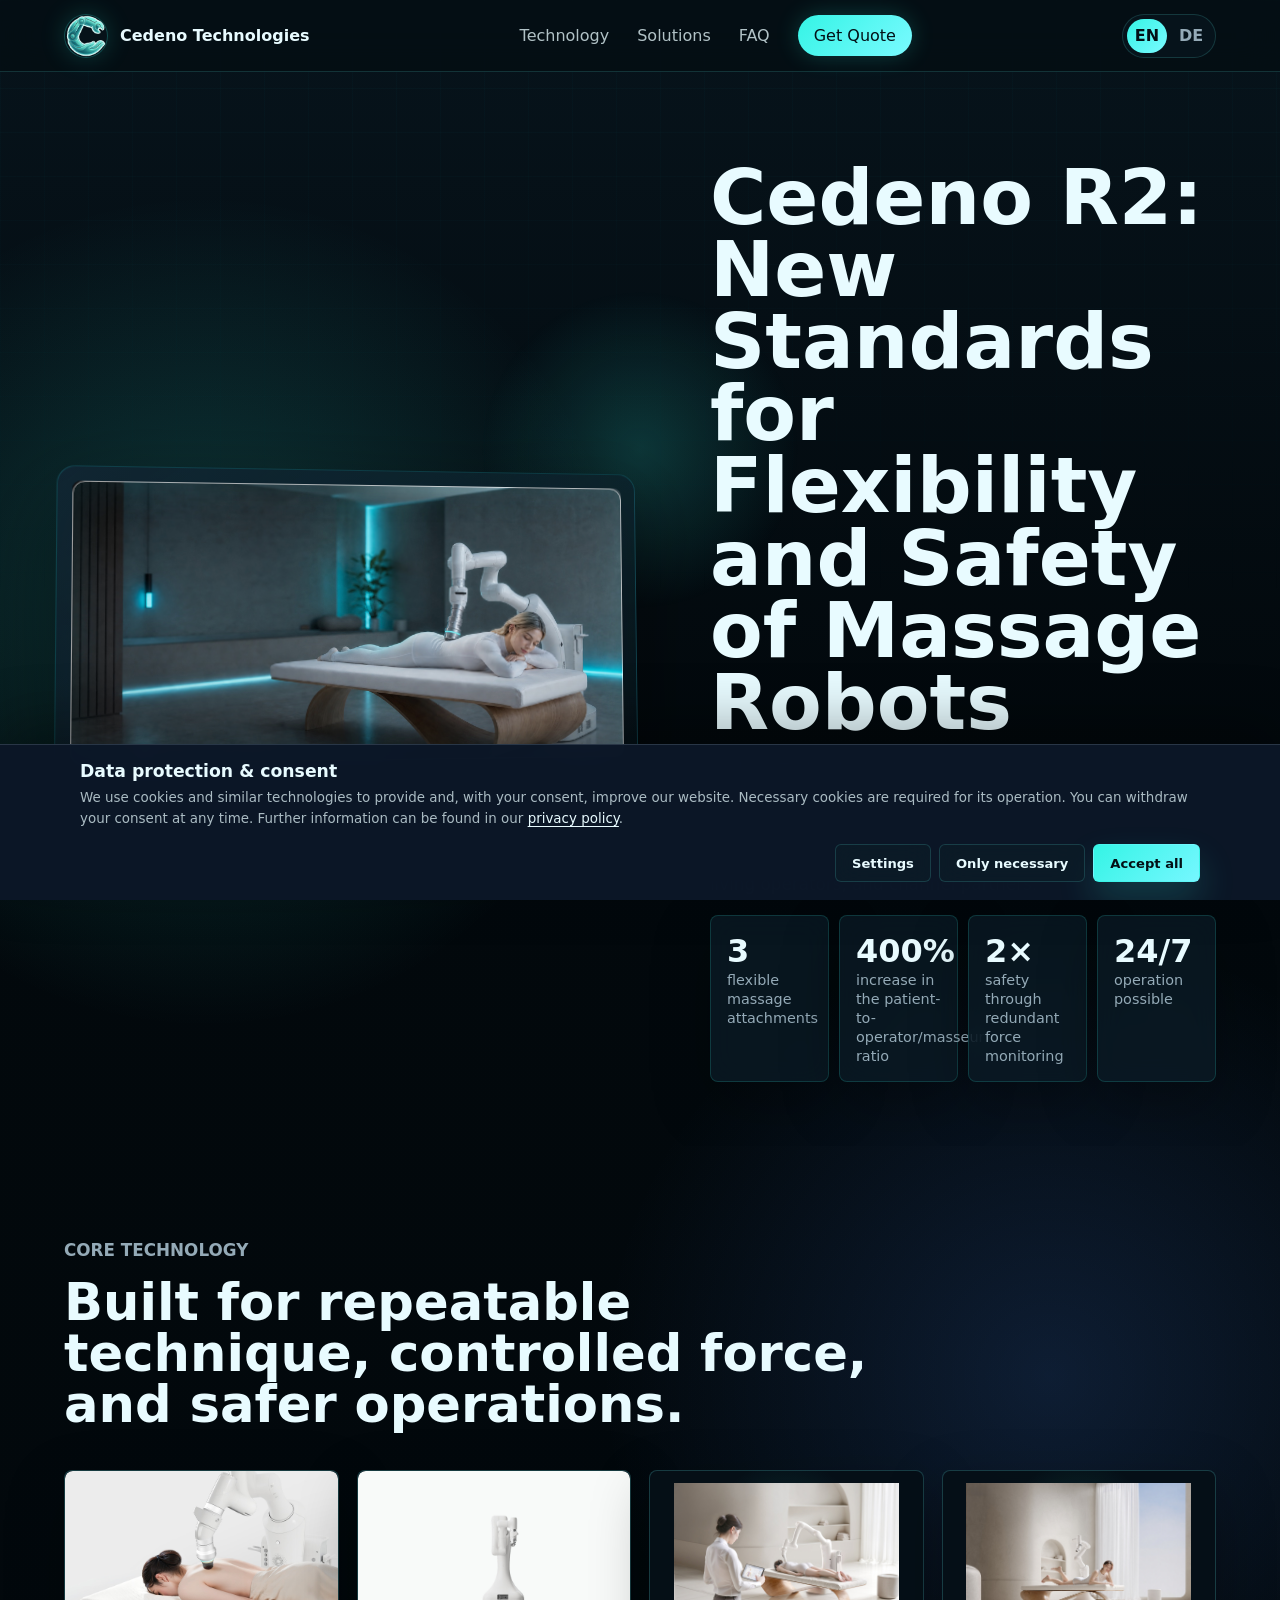
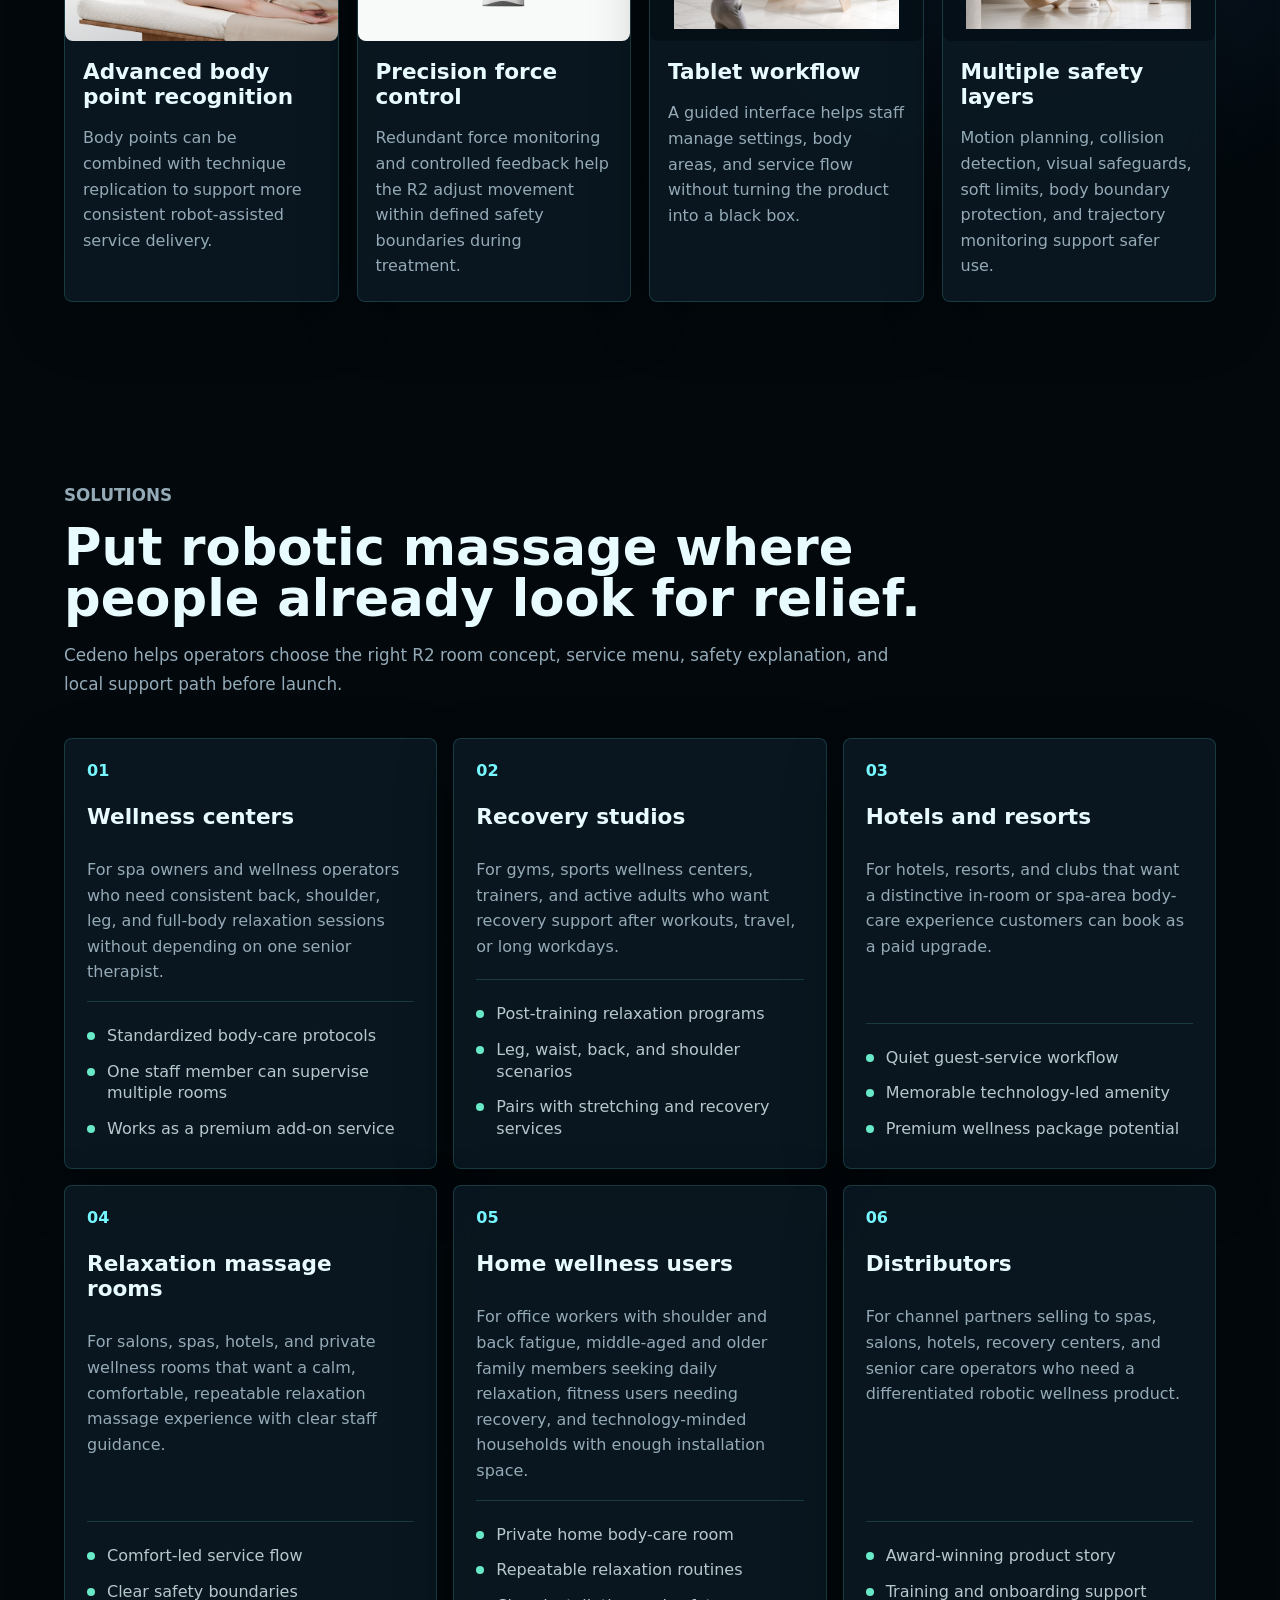
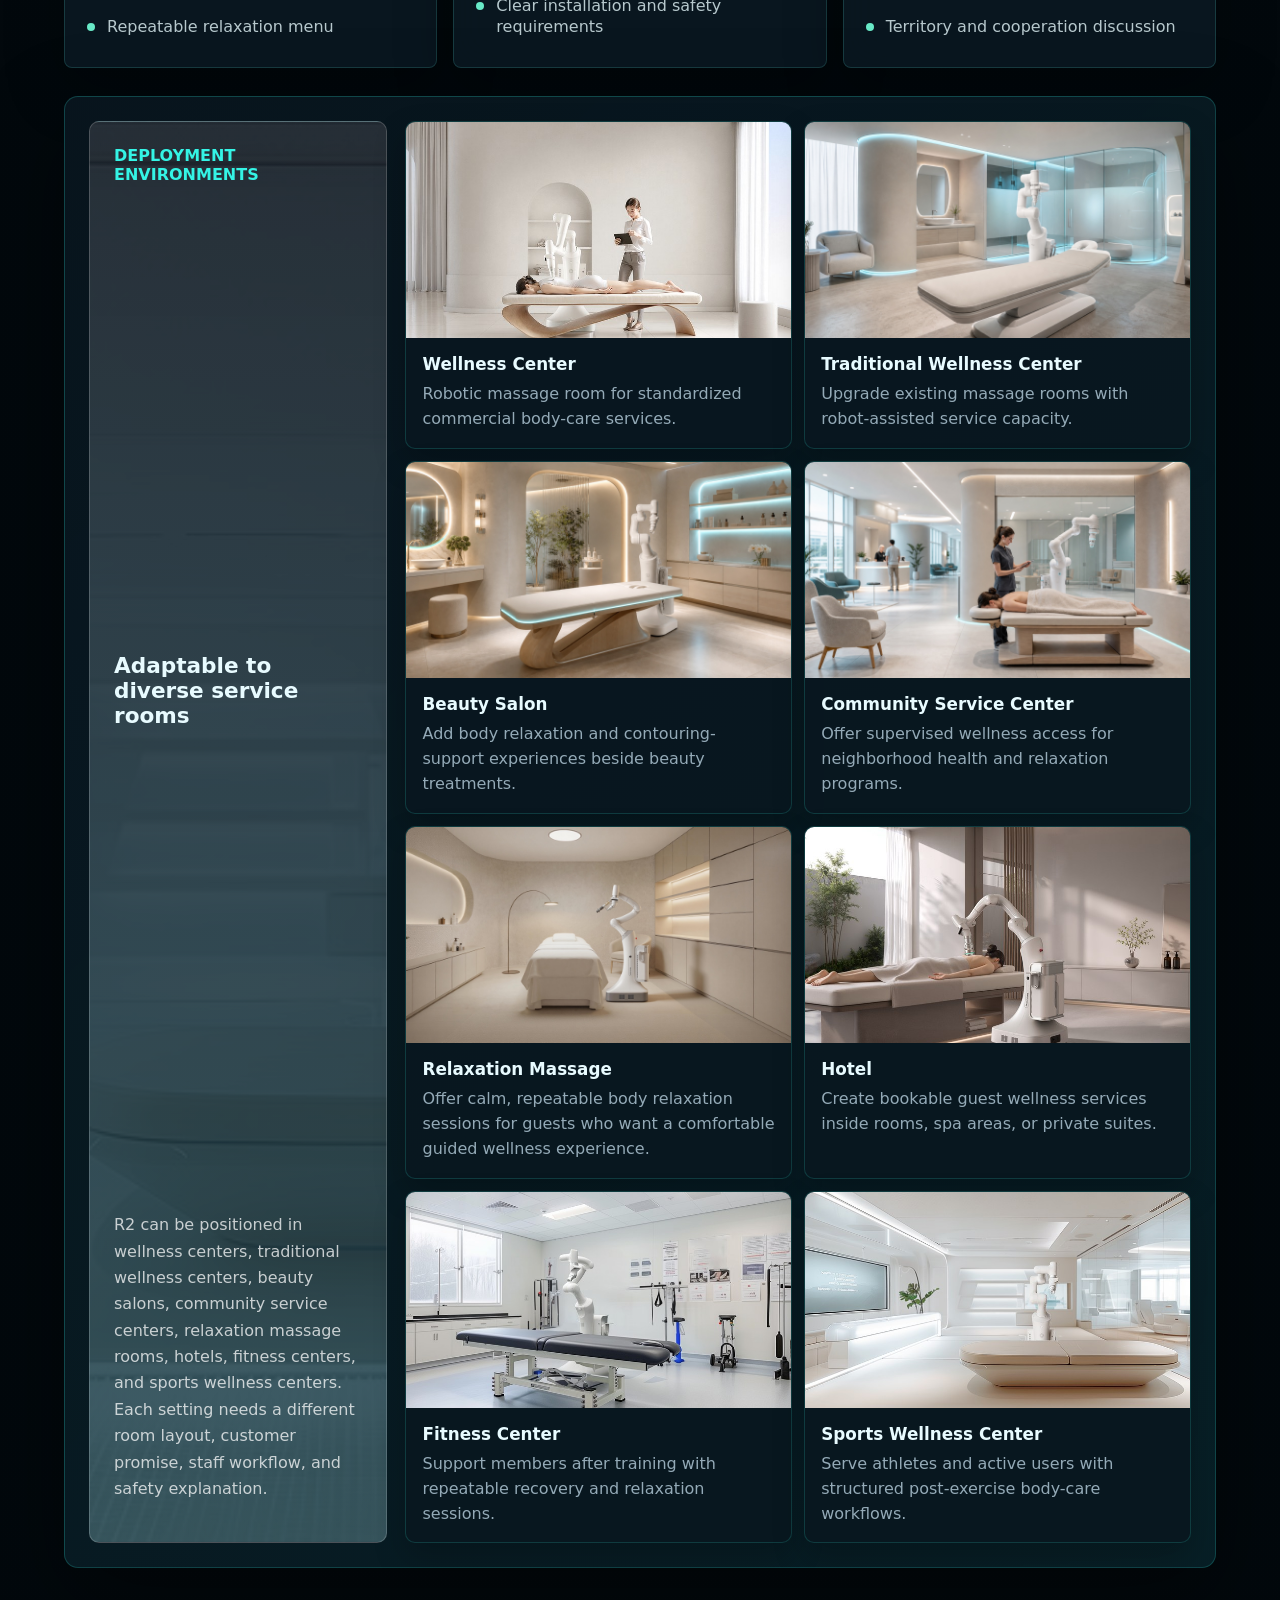
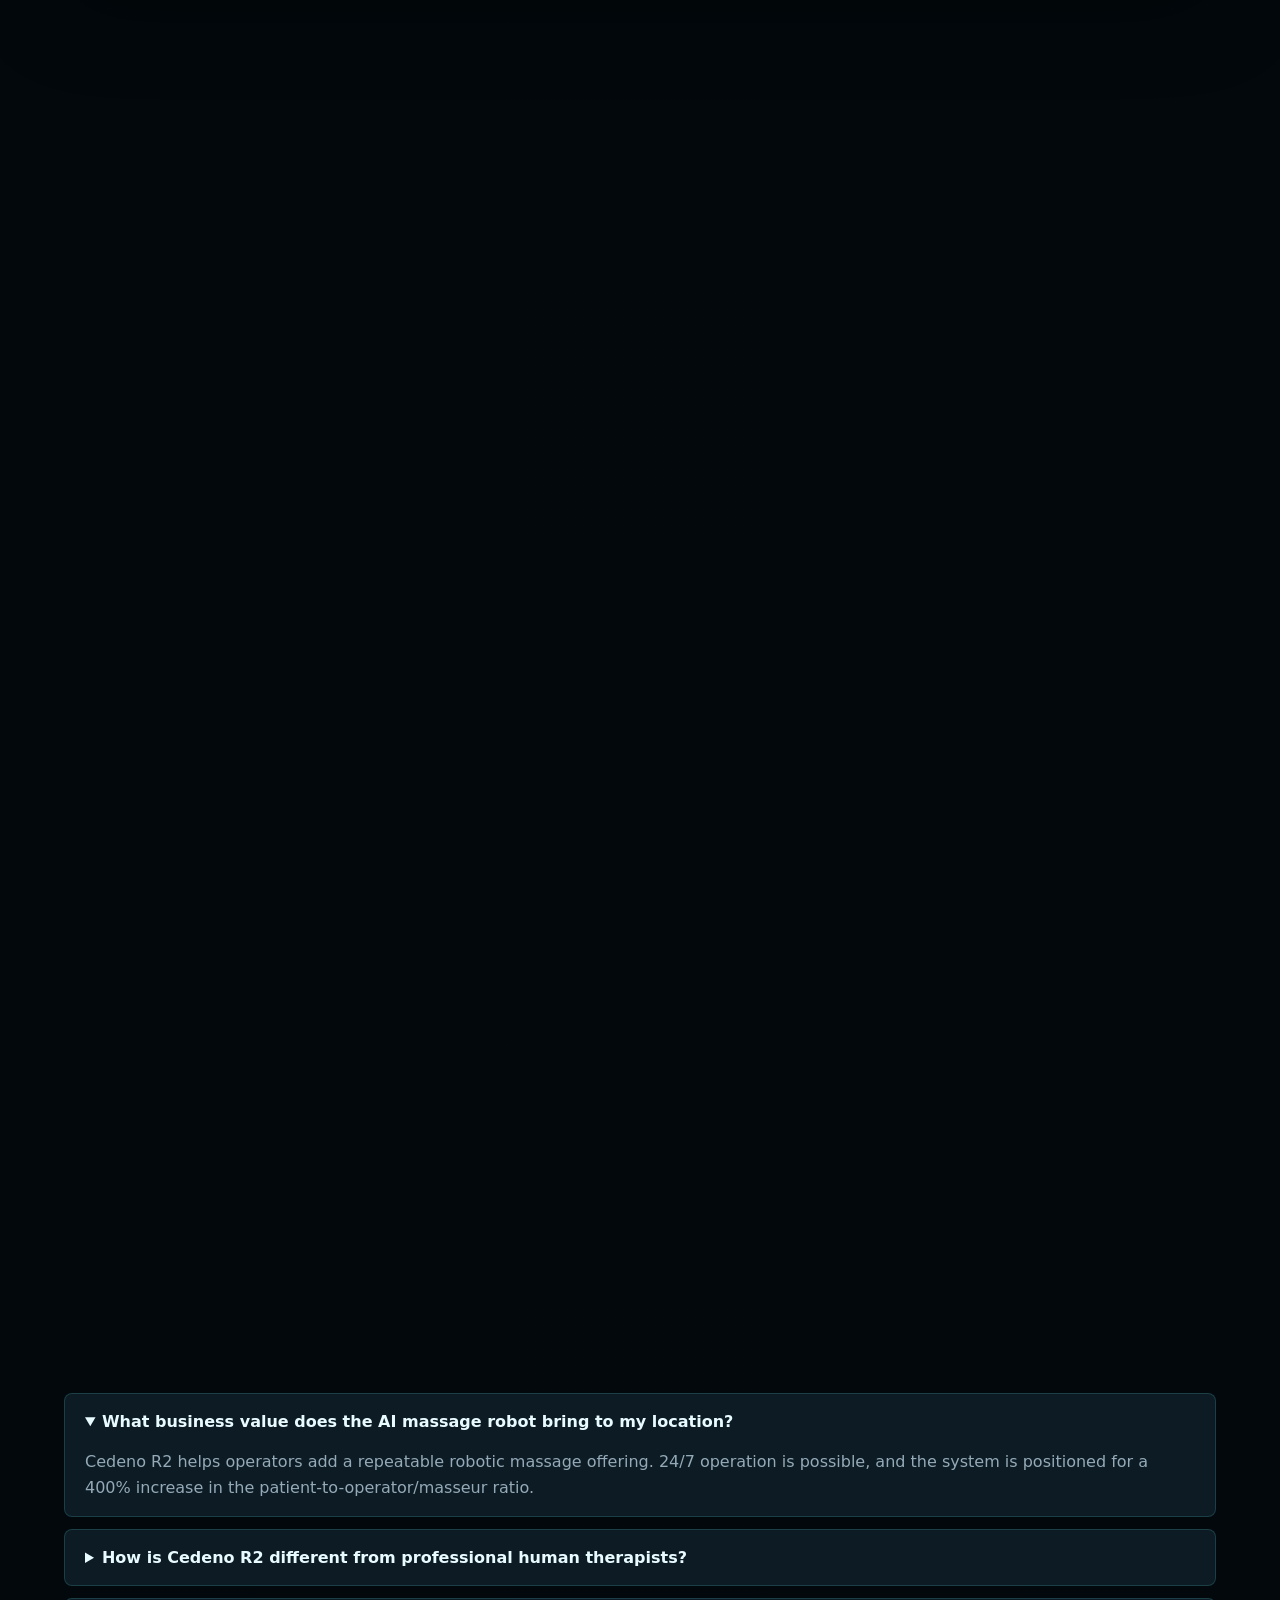
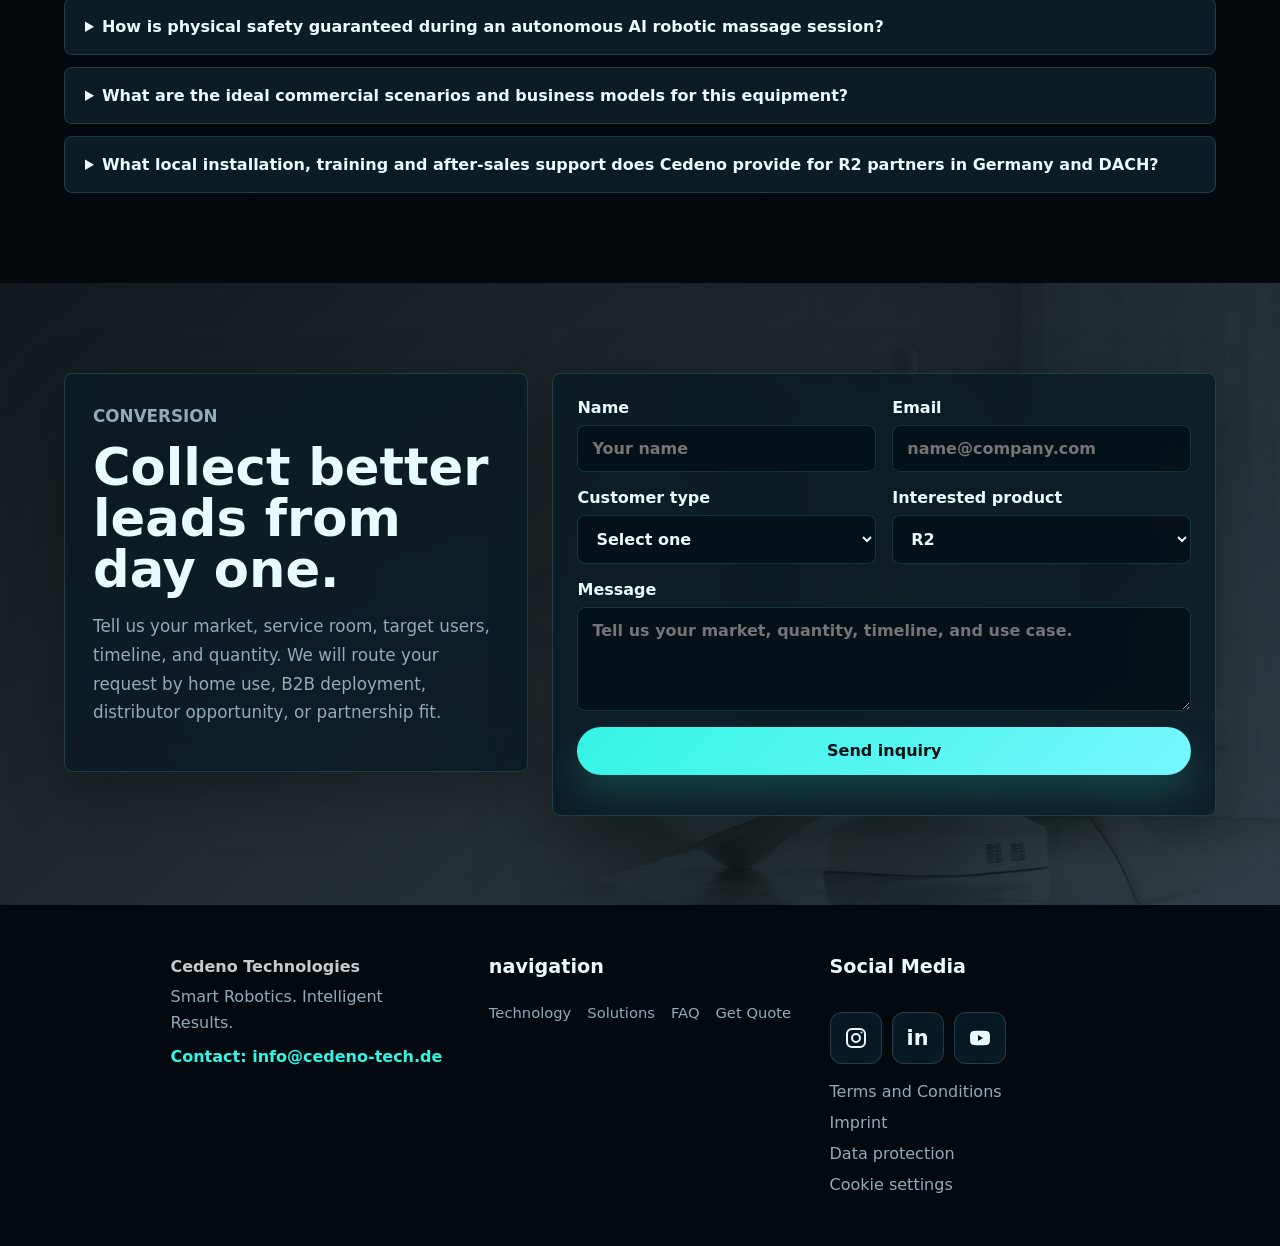
<file: index.html>
<!doctype html>
<html lang="en">
  <head>
    <meta charset="utf-8" />
    <meta name="viewport" content="width=device-width, initial-scale=1" />
    <title>Cedeno R2 | Robotic Massage for Germany and DACH</title>
    <meta
      name="description"
      content="Cedeno Technologies supports Cedeno R2 planning, training, maintenance coordination, and after-sales service for commercial wellness operators in Germany and DACH."
    />
    <meta
      name="keywords"
      content="Cedeno Technologies, Cedeno R2, robotic massage Germany, commercial robotic massage, wellness robotics, robot-assisted massage, robotic massage planning, robotic massage training, maintenance coordination, after-sales service Germany, after-sales service DACH"
    />
    <meta name="robots" content="index,follow" />
    <link rel="canonical" href="https://cedeno-tech.de/" />
    <meta property="og:title" content="Cedeno R2 | Robotic Massage for Germany and DACH" />
    <meta
      property="og:description"
      content="Cedeno Technologies supports Cedeno R2 planning, training, maintenance coordination, and after-sales service for commercial wellness operators."
    />
    <meta property="og:type" content="website" />
    <meta property="og:image" content="https://cedeno-tech.de/assets/cedeno-logo-full.png" />
    <link rel="stylesheet" href="styles.css?v=20260720-5" />
    <script type="application/ld+json">
      {
        "@context": "https://schema.org",
        "@type": "Product",
        "name": "Cedeno R2",
        "brand": {
          "@type": "Brand",
          "name": "Cedeno Technologies"
        },
        "category": "Robotic massage arm",
        "description": "Commercial robotic massage system for wellness, relaxation, and recovery workflows in Germany and DACH.",
        "seller": {
          "@id": "https://cedeno-tech.de/#organization"
        },
        "additionalProperty": [
          {"@type": "PropertyValue", "name": "Massage attachments", "value": "3 flexible massage attachments"},
          {"@type": "PropertyValue", "name": "Operator capacity", "value": "400% increase in the patient-to-operator/masseur ratio"},
          {"@type": "PropertyValue", "name": "Safety", "value": "Double safety through redundant force monitoring"},
          {"@type": "PropertyValue", "name": "Availability", "value": "24/7 operation possible"}
        ],
        "audience": [
          {"@type": "Audience", "audienceType": "Wellness centers"},
          {"@type": "Audience", "audienceType": "Recovery studios"},
          {"@type": "Audience", "audienceType": "Hotels and resorts"},
          {"@type": "Audience", "audienceType": "Relaxation massage rooms"},
          {"@type": "Audience", "audienceType": "Distributors"}
        ]
      }
    </script>
    <script type="application/ld+json">
      {
        "@context": "https://schema.org",
        "@type": "FAQPage",
        "mainEntity": [
          {
            "@type": "Question",
            "name": "What business value does the AI massage robot bring to my location?",
            "acceptedAnswer": {
              "@type": "Answer",
              "text": "Cedeno R2 helps operators add a repeatable robotic massage offering. 24/7 operation is possible, and the system is positioned for a 400% increase in the patient-to-operator/masseur ratio."
            }
          },
          {
            "@type": "Question",
            "name": "How is Cedeno R2 different from professional human therapists?",
            "acceptedAnswer": {
              "@type": "Answer",
              "text": "Cedeno R2 is designed to support commercial wellness workflows, not replace professional judgment. Its 3 flexible massage attachments and repeatable setup help operators offer guided massage services alongside staff."
            }
          },
          {
            "@type": "Question",
            "name": "How is physical safety guaranteed during an autonomous AI robotic massage session?",
            "acceptedAnswer": {
              "@type": "Answer",
              "text": "Cedeno R2 provides double safety through redundant force monitoring. Cedeno supports planning, training, and safety guidance for each operating site."
            }
          },
          {
            "@type": "Question",
            "name": "What are the ideal commercial scenarios and business models for this equipment?",
            "acceptedAnswer": {
              "@type": "Answer",
              "text": "Cedeno R2 supports commercial wellness centers, recovery studios, hotels and resorts, relaxation massage rooms, and channel partners. Cedeno helps each operator plan the R2 room and service workflow."
            }
          },
          {
            "@type": "Question",
            "name": "What local installation, training and after-sales support does Cedeno provide for R2 partners in Germany and DACH?",
            "acceptedAnswer": {
              "@type": "Answer",
              "text": "Cedeno supports R2 partners in Germany and DACH with planning, training, maintenance coordination, and after-sales support. Contact Cedeno to discuss a local R2 deployment."
            }
          }
        ]
      }
    </script>
    <script type="application/ld+json">
      {
        "@context": "https://schema.org",
        "@type": "ItemList",
        "name": "Cedeno R2 supported commercial scenarios",
        "itemListElement": [
          {"@type": "ListItem", "position": 1, "name": "Robotic massage arm for wellness centers"},
          {"@type": "ListItem", "position": 2, "name": "Robotic massage for recovery studios"},
          {"@type": "ListItem", "position": 3, "name": "Robotic massage for hotels and resorts"},
          {"@type": "ListItem", "position": 4, "name": "Robotic massage for relaxation massage rooms"},
          {"@type": "ListItem", "position": 5, "name": "Cedeno R2 channel partner support"}
        ]
      }
    </script>
    <script type="application/ld+json">
      {
        "@context": "https://schema.org",
        "@type": "WebSite",
        "name": "Cedeno Technologies",
        "url": "https://cedeno-tech.de/",
        "inLanguage": "en",
        "about": [
          "robotic massage arm",
          "commercial massage robot",
          "robot-assisted wellness",
          "German robotic massage planning",
          "robotic massage training",
          "robotic massage maintenance coordination",
          "robotic massage after-sales support"
        ],
        "audience": "Wellness operators, spa owners, hotel wellness teams, recovery studios, and channel partners"
      }
    </script>
    <script type="application/ld+json">
      {
        "@context": "https://schema.org",
        "@type": "DefinedTermSet",
        "name": "Cedeno R2 robotic massage keyword map",
        "hasDefinedTerm": [
          {"@type": "DefinedTerm", "name": "robotic massage arm", "description": "A robot-assisted system for commercial wellness, relaxation, and recovery workflows."},
          {"@type": "DefinedTerm", "name": "Cedeno R2 Germany", "description": "Cedeno Technologies represents R2 robotic massage solutions in Germany with local consulting, training, deployment support, and after-sales service."},
          {"@type": "DefinedTerm", "name": "R2 massage attachments", "description": "Cedeno R2 has 3 flexible massage attachments."},
          {"@type": "DefinedTerm", "name": "Cedeno R2 safety", "description": "Cedeno R2 provides double safety through redundant force monitoring."}
        ]
      }
    </script>
    <script type="application/ld+json">
      {
        "@context": "https://schema.org",
        "@type": "Organization",
        "@id": "https://cedeno-tech.de/#organization",
        "name": "Cedeno Technologies",
        "url": "https://cedeno-tech.de/",
        "email": "info@cedeno-tech.de",
        "areaServed": ["Germany", "DACH"],
        "description": "Cedeno Technologies provides R2 planning, training, maintenance coordination, and after-sales support for commercial wellness operators.",
        "sameAs": [
          "https://www.linkedin.com/company/cedeno-technologies/",
          "https://www.instagram.com/cedeno_technologies/",
          "https://www.youtube.com/@CedenoTech"
        ]
      }
    </script>
  </head>
  <body>
    <div class="cursor-glow" aria-hidden="true"></div>
    <header class="site-header">
      <a class="brand" href="#home" aria-label="Cedeno home">
        <span class="brand-mark"><img src="assets/cedeno-logo-mark.png" alt="" /></span>
        <span>
          <strong>Cedeno Technologies</strong>
        </span>
      </a>
      <button class="nav-toggle" type="button" aria-label="Open navigation">Menu</button>
      <nav class="site-nav" aria-label="Primary navigation">
        <a href="#technology">Technology</a>
        <a href="#solutions">Solutions</a>
        <a href="#faq">FAQ</a>
        <a href="#quote" class="nav-cta">Get Quote</a>
      </nav>
      <div class="language-switch" aria-label="Language switcher">
        <button type="button" class="lang-button active" data-lang="en" aria-pressed="true">EN</button>
        <button type="button" class="lang-button" data-lang="de" aria-pressed="false">DE</button>
      </div>
    </header>

    <main id="home">
      <section class="hero">
        <div class="hero-media">
          <div class="hero-device-frame">
            <img src="assets/hero-r2-european-massage-v2.jpg" alt="Cedeno R2 robotic massage arm giving a back massage to a European wellness customer" />
          </div>
        </div>
        <div class="hero-copy">
          <h1>Cedeno R2: New Standards for Flexibility and Safety of Massage Robots</h1>
          <p class="hero-lede">
            Cedeno Technologies is the exclusive German distributor for R2 robotic
            massage solutions, with local consulting, deployment support, training,
            and after-sales service for wellness centers, hotels, salons, recovery
            studios, senior living operators, and channel partners.
          </p>
          <div class="metric-row" aria-label="R2 product highlights">
            <div><strong>3</strong><span>flexible massage attachments</span></div>
            <div><strong>400%</strong><span>increase in the patient-to-operator/masseur ratio</span></div>
            <div><strong>2×</strong><span>safety through redundant force monitoring</span></div>
            <div><strong>24/7</strong><span>operation possible</span></div>
          </div>
        </div>
      </section>

      <section id="technology" class="section tech-section">
        <div class="section-heading reveal">
          <p class="eyebrow">Core technology</p>
          <h2>Built for repeatable technique, controlled force, and safer operations.</h2>
        </div>
        <div class="tech-grid">
          <article class="tech-card reveal">
            <img src="assets/r2-precision-effector.jpg" alt="Cedeno R2 precision effector for robotic massage" />
            <h3>Advanced body point recognition</h3>
            <p>
              Body points can be combined with technique replication to support
              more consistent robot-assisted service delivery.
            </p>
          </article>
          <article class="tech-card reveal">
            <img src="assets/r2-body-front.jpg" alt="Cedeno R2 robot body front view" />
            <h3>Precision force control</h3>
            <p>
              Redundant force monitoring and controlled feedback help the R2 adjust
              movement within defined safety boundaries during treatment.
            </p>
          </article>
          <article class="tech-card reveal">
            <img class="object-contain" src="assets/r2-voice-control.jpg" alt="Cedeno R2 voice control interface for robotic massage operation" />
            <h3>Tablet workflow</h3>
            <p>
              A guided interface helps staff manage settings, body areas, and service
              flow without turning the product into a black box.
            </p>
          </article>
          <article class="tech-card reveal">
            <img class="object-contain" src="assets/r2-pandora.jpg" alt="Cedeno R2 Pandora end effector for multi-layer robotic massage safety and care" />
            <h3>Multiple safety layers</h3>
            <p>
              Motion planning, collision detection, visual safeguards, soft limits,
              body boundary protection, and trajectory monitoring support safer use.
            </p>
          </article>
        </div>
      </section>

      <section id="solutions" class="section solutions-section">
        <div class="section-heading reveal">
          <p class="eyebrow">Solutions</p>
          <h2>Put robotic massage where people already look for relief.</h2>
          <p>
            Cedeno helps operators choose the right R2 room concept, service menu,
            safety explanation, and local support path before launch.
          </p>
        </div>
        <div class="solution-grid reveal">
          <a href="#quote" class="solution-card">
            <span>01</span>
            <h3>Wellness centers</h3>
            <p>For spa owners and wellness operators who need consistent back, shoulder, leg, and full-body relaxation sessions without depending on one senior therapist.</p>
            <ul><li>Standardized body-care protocols</li><li>One staff member can supervise multiple rooms</li><li>Works as a premium add-on service</li></ul>
          </a>
          <a href="#quote" class="solution-card">
            <span>02</span>
            <h3>Recovery studios</h3>
            <p>For gyms, sports wellness centers, trainers, and active adults who want recovery support after workouts, travel, or long workdays.</p>
            <ul><li>Post-training relaxation programs</li><li>Leg, waist, back, and shoulder scenarios</li><li>Pairs with stretching and recovery services</li></ul>
          </a>
          <a href="#quote" class="solution-card">
            <span>03</span>
            <h3>Hotels and resorts</h3>
            <p>For hotels, resorts, and clubs that want a distinctive in-room or spa-area body-care experience customers can book as a paid upgrade.</p>
            <ul><li>Quiet guest-service workflow</li><li>Memorable technology-led amenity</li><li>Premium wellness package potential</li></ul>
          </a>
          <a href="#quote" class="solution-card">
            <span>04</span>
            <h3>Relaxation massage rooms</h3>
            <p>For salons, spas, hotels, and private wellness rooms that want a calm, comfortable, repeatable relaxation massage experience with clear staff guidance.</p>
            <ul><li>Comfort-led service flow</li><li>Clear safety boundaries</li><li>Repeatable relaxation menu</li></ul>
          </a>
          <a href="#quote" class="solution-card">
            <span>05</span>
            <h3>Home wellness users</h3>
            <p>For office workers with shoulder and back fatigue, middle-aged and older family members seeking daily relaxation, fitness users needing recovery, and technology-minded households with enough installation space.</p>
            <ul><li>Private home body-care room</li><li>Repeatable relaxation routines</li><li>Clear installation and safety requirements</li></ul>
          </a>
          <a href="#quote" class="solution-card">
            <span>06</span>
            <h3>Distributors</h3>
            <p>For channel partners selling to spas, salons, hotels, recovery centers, and senior care operators who need a differentiated robotic wellness product.</p>
            <ul><li>Award-winning product story</li><li>Training and onboarding support</li><li>Territory and cooperation discussion</li></ul>
          </a>
        </div>
        <div class="scenario-panel reveal">
          <div class="scenario-intro">
            <p class="eyebrow">Deployment environments</p>
            <h3>Adaptable to diverse service rooms</h3>
            <p>
              R2 can be positioned in wellness centers, traditional
              wellness centers, beauty salons, community service centers, relaxation
              massage rooms, hotels, fitness centers, and sports wellness centers.
              Each setting needs a different room layout, customer promise, staff
              workflow, and safety explanation.
            </p>
          </div>
          <div class="scenario-list" aria-label="Cedeno R2 deployment scenarios">
            <article class="scenario-card">
              <img src="assets/scenes/wellness-center.jpg" alt="R2 robotic massage arm in a wellness center room" />
              <div><strong>Wellness Center</strong><span>Robotic massage room for standardized commercial body-care services.</span></div>
            </article>
            <article class="scenario-card">
              <img src="assets/scenes/traditional-wellness-center.jpg" alt="R2 robotic massage arm in a traditional wellness center" />
              <div><strong>Traditional Wellness Center</strong><span>Upgrade existing massage rooms with robot-assisted service capacity.</span></div>
            </article>
            <article class="scenario-card">
              <img src="assets/scenes/beauty-salon.jpg" alt="R2 robotic massage arm in a beauty salon room" />
              <div><strong>Beauty Salon</strong><span>Add body relaxation and contouring-support experiences beside beauty treatments.</span></div>
            </article>
            <article class="scenario-card">
              <img src="assets/scenes/community-service-center.jpg" alt="R2 robotic massage arm in a community service center" />
              <div><strong>Community Service Center</strong><span>Offer supervised wellness access for neighborhood health and relaxation programs.</span></div>
            </article>
            <article class="scenario-card">
              <img src="assets/scenes/relaxation-massage.jpg" alt="R2 robotic massage arm for relaxation massage in a salon room" />
              <div><strong>Relaxation Massage</strong><span>Offer calm, repeatable body relaxation sessions for guests who want a comfortable guided wellness experience.</span></div>
            </article>
            <article class="scenario-card">
              <img src="assets/scenes/hotel.jpg" alt="R2 robotic massage arm in a hotel wellness room" />
              <div><strong>Hotel</strong><span>Create bookable guest wellness services inside rooms, spa areas, or private suites.</span></div>
            </article>
            <article class="scenario-card">
              <img src="assets/scenes/fitness-center.jpg" alt="R2 robotic massage arm in a fitness center recovery room" />
              <div><strong>Fitness Center</strong><span>Support members after training with repeatable recovery and relaxation sessions.</span></div>
            </article>
            <article class="scenario-card">
              <img src="assets/scenes/sports-wellness-center.jpg" alt="R2 robotic massage arms in a sports wellness center room" />
              <div><strong>Sports Wellness Center</strong><span>Serve athletes and active users with structured post-exercise body-care workflows.</span></div>
            </article>
          </div>
        </div>
      </section>

      <section class="section trust-section">
        <div class="trust-card reveal">
          <img src="assets/awards.webp" alt="R2 product design awards and recognition" />
          <div>
            <p class="eyebrow">Trust signals</p>
            <h2>Product proof, local responsibility</h2>
            <p>
              Cedeno uses product proof, technical documentation, and local service
              planning to help German buyers evaluate R2 before discussing room
              setup, staff training, maintenance, and quote terms.
            </p>
          </div>
        </div>
        <div class="trust-card reverse service-trust-card reveal">
          <div>
            <p class="eyebrow">Local service in Germany</p>
            <h2>Cedeno support from planning to after-sales service.</h2>
            <p>
              Cedeno is the German contact for R2 purchase planning, installation
              coordination, team training, maintenance, and ongoing operator support.
            </p>
          </div>
          <div class="service-proof-grid" aria-label="Cedeno German service commitments">
            <article><span>01</span><strong>R2 planning</strong><p>Cedeno coordinates local R2 purchase planning and commercial deployment conversations in Germany.</p></article>
            <article><span>02</span><strong>After-sales service team</strong><p>Local service coordination for training, troubleshooting, maintenance, and operator support.</p></article>
            <article><span>03</span><strong>Deployment support</strong><p>Room planning, workflow setup, safety explanation, and launch preparation for commercial operators.</p></article>
            <article><span>04</span><strong>Long-term partner path</strong><p>Support for wellness centers, hotels, salons, recovery studios, and distribution partners.</p></article>
          </div>
        </div>
      </section>

      <script type="application/json" id="search-intent-map">
        {
          "brandAndModelQueries": [
            "Cedeno R2 robotic massage arm Germany",
            "Cedeno Technologies R2",
            "Cedeno R2 Germany",
            "R2 robotic massage Germany"
          ],
          "categoryQueries": [
            "robotic massage arm",
            "robot-assisted massage",
            "commercial massage robot",
            "wellness robotics"
          ],
          "scenarioQueries": [
            "robotic massage arm for wellness center",
            "robotic massage for recovery studio",
            "robotic massage for hotel wellness",
            "robotic massage for relaxation massage room"
          ],
          "serviceQueries": [
            "robotic massage planning Germany",
            "robotic massage training Germany",
            "robotic massage maintenance coordination",
            "robotic massage after-sales support DACH"
          ],
          "answerEngineQuestions": [
            "What is Cedeno R2?",
            "Which commercial scenarios does Cedeno R2 support?",
            "What safety support does Cedeno R2 provide?",
            "What local support does Cedeno provide in Germany and DACH?"
          ]
        }
      </script>

      <section id="faq" class="section faq-section">
        <div class="section-heading reveal">
          <p class="eyebrow">FAQ</p>
          <h2>Answer buyer questions directly.</h2>
        </div>
        <div class="faq-list reveal">
          <details open>
            <summary>What business value does the AI massage robot bring to my location?</summary>
            <p>Cedeno R2 helps operators add a repeatable robotic massage offering. 24/7 operation is possible, and the system is positioned for a 400% increase in the patient-to-operator/masseur ratio.</p>
          </details>
          <details>
            <summary>How is Cedeno R2 different from professional human therapists?</summary>
            <p>Cedeno R2 is designed to support commercial wellness workflows, not replace professional judgment. Its 3 flexible massage attachments and repeatable setup help operators offer guided massage services alongside staff.</p>
          </details>
          <details>
            <summary>How is physical safety guaranteed during an autonomous AI robotic massage session?</summary>
            <p>Cedeno R2 provides double safety through redundant force monitoring. Cedeno supports planning, training, and safety guidance for each operating site.</p>
          </details>
          <details>
            <summary>What are the ideal commercial scenarios and business models for this equipment?</summary>
            <p>Cedeno R2 supports commercial wellness centers, recovery studios, hotels and resorts, relaxation massage rooms, and channel partners. Cedeno helps each operator plan the R2 room and service workflow.</p>
          </details>
          <details>
            <summary>What local installation, training and after-sales support does Cedeno provide for R2 partners in Germany and DACH?</summary>
            <p>Cedeno supports R2 partners in Germany and DACH with planning, training, maintenance coordination, and after-sales support. Contact Cedeno to discuss a local R2 deployment.</p>
          </details>
        </div>
      </section>

      <section id="quote" class="section quote-section">
        <div class="quote-copy reveal">
          <p class="eyebrow">Conversion</p>
          <h2>Collect better leads from day one.</h2>
          <p>
            Tell us your market, service room, target users, timeline, and quantity.
            We will route your request by home use, B2B deployment, distributor
            opportunity, or partnership fit.
          </p>
        </div>
        <form class="lead-form reveal" id="lead-form">
          <label>
            Name
            <input type="text" name="name" placeholder="Your name" required />
          </label>
          <label>
            Email
            <input type="email" name="email" placeholder="name@company.com" required />
          </label>
          <label>
            Customer type
            <select name="type" required>
              <option value="">Select one</option>
              <option>Wellness center</option>
              <option>Recovery studio</option>
              <option>Hotel or resort</option>
              <option>Eldercare facility</option>
              <option>Distributor</option>
              <option>Home user</option>
            </select>
          </label>
          <label>
            Interested product
            <select name="product" required>
              <option>R2</option>
              <option>Not sure yet</option>
            </select>
          </label>
          <label class="span-2">
            Message
            <textarea name="message" rows="4" placeholder="Tell us your market, quantity, timeline, and use case."></textarea>
          </label>
          <label class="form-honeypot" aria-hidden="true">
            Website
            <input type="text" name="website" tabindex="-1" autocomplete="off" />
          </label>
          <button class="button primary span-2" type="submit">Send inquiry</button>
          <p class="form-note span-2" id="form-note" role="status" aria-live="polite"></p>
        </form>
      </section>
    </main>

    <footer class="site-footer">
      <div class="footer-brand">
        <strong>Cedeno Technologies</strong>
        <p>Smart Robotics. Intelligent Results.</p>
        <a class="footer-contact" href="mailto:info@cedeno-tech.de">Contact: info@cedeno-tech.de</a>
      </div>
      <nav class="footer-links" aria-label="Footer navigation">
        <h2>navigation</h2>
        <div class="footer-nav-list">
          <a href="#technology">Technology</a>
          <a href="#solutions">Solutions</a>
          <a href="#faq">FAQ</a>
          <a href="#quote">Get Quote</a>
        </div>
      </nav>
      <div class="footer-social">
        <h2>Social Media</h2>
        <div class="social-buttons" aria-label="Cedeno Technologies social media">
          <a class="social-button" href="https://www.instagram.com/cedeno_technologies/" target="_blank" rel="noopener" aria-label="Cedeno Technologies on Instagram">
            <svg data-social-icon="instagram" viewBox="0 0 24 24" aria-hidden="true">
              <rect x="3" y="3" width="18" height="18" rx="5"></rect>
              <circle cx="12" cy="12" r="4"></circle>
              <circle cx="17.5" cy="6.5" r="1"></circle>
            </svg>
          </a>
          <a class="social-button" href="https://www.linkedin.com/company/cedeno-technologies/" target="_blank" rel="noopener" aria-label="Cedeno Technologies on LinkedIn">
            <span aria-hidden="true">in</span>
          </a>
          <a class="social-button" href="https://www.youtube.com/@CedenoTech" target="_blank" rel="noopener" aria-label="Cedeno Technologies on YouTube">
            <svg data-social-icon="youtube" viewBox="0 0 24 24" aria-hidden="true">
              <path d="M21.6 7.2a2.8 2.8 0 0 0-2-2C17.8 4.7 12 4.7 12 4.7s-5.8 0-7.6.5a2.8 2.8 0 0 0-2 2A29 29 0 0 0 2 12a29 29 0 0 0 .4 4.8 2.8 2.8 0 0 0 2 2c1.8.5 7.6.5 7.6.5s5.8 0 7.6-.5a2.8 2.8 0 0 0 2-2A29 29 0 0 0 22 12a29 29 0 0 0-.4-4.8Z"></path>
              <path class="social-icon-cutout" d="m10 9 5 3-5 3Z"></path>
            </svg>
          </a>
        </div>
        <div class="legal-links">
          <a href="terms.html">Terms and Conditions</a>
          <a href="imprint.html">Imprint</a>
          <a href="privacy.html">Data protection</a>
          <button type="button" class="footer-cookie-settings">Cookie settings</button>
        </div>
      </div>
    </footer>

    <section class="cookie-consent" id="data-protection" aria-label="Data protection and consent notice">
      <div class="consent-shell">
        <div class="consent-copy">
          <h2>Data protection &amp; consent</h2>
          <p>
            We use cookies and similar technologies to provide and, with your consent,
            improve our website. Necessary cookies are required for its operation. You
            can withdraw your consent at any time. Further information can be found in
            our <a href="privacy.html">privacy policy</a>.
          </p>
        </div>
        <div class="consent-settings" id="consent-settings" hidden>
          <div class="consent-option necessary-cookie-control">
            <span class="consent-option-copy">
              <strong class="necessary-cookie-label">Necessary cookies</strong>
              <span class="consent-option-description necessary-cookie-description">
                Technically required for core site operation. Cannot be disabled.
              </span>
            </span>
            <span class="consent-switch is-disabled">
              <input type="checkbox" checked disabled tabindex="-1" aria-label="Necessary cookies are required and always active" />
              <span class="consent-switch-track" aria-hidden="true"></span>
            </span>
          </div>
          <label class="consent-option analytics-cookie-control">
            <span class="consent-option-copy">
              <strong class="analytics-cookie-label">Analytics cookies</strong>
              <span class="consent-option-description analytics-cookie-description">
                Optional measurement to improve the website. Used only with your consent.
              </span>
            </span>
            <span class="consent-switch">
              <input type="checkbox" />
              <span class="consent-switch-track" aria-hidden="true"></span>
            </span>
          </label>
        </div>
        <div class="consent-actions">
          <button type="button" class="button secondary" data-consent-action="settings" aria-expanded="false" aria-controls="consent-settings">Settings</button>
          <button type="button" class="button secondary" data-consent-action="necessary">Only necessary</button>
          <button type="button" class="button primary" data-consent-action="accept">Accept all</button>
        </div>
      </div>
    </section>

    <script src="lead-capture.js"></script>
    <script src="script.js?v=20260720-4"></script>
  </body>
</html>
</file>
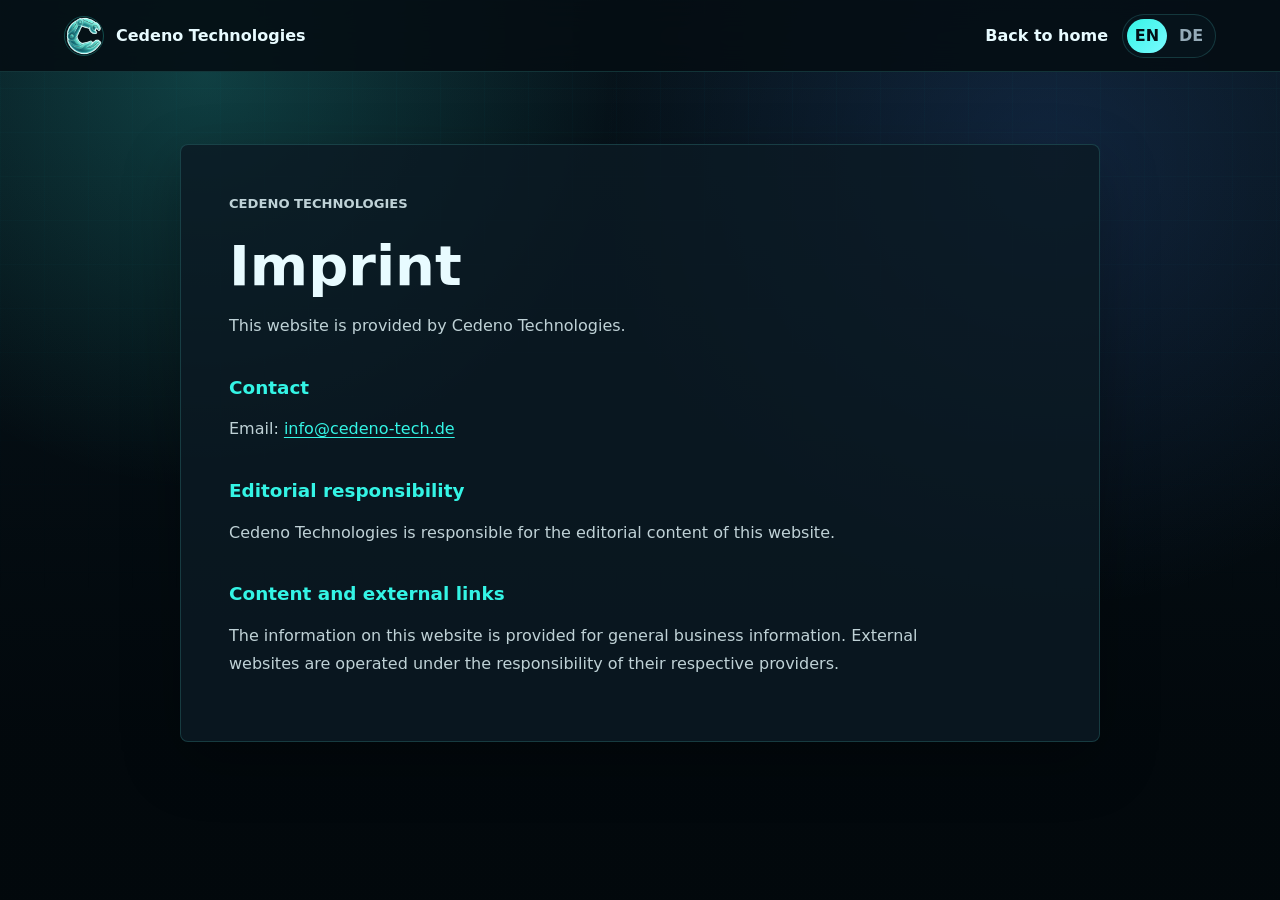
<file: imprint.html>
<!doctype html>
<html lang="en">
  <head>
    <meta charset="utf-8" />
    <meta name="viewport" content="width=device-width, initial-scale=1" />
    <meta name="robots" content="noindex" />
    <title>Imprint | Cedeno Technologies</title>
    <link rel="stylesheet" href="styles.css?v=20260720-5" />
  </head>
  <body class="legal-page" data-title-en="Imprint | Cedeno Technologies" data-title-de="Impressum | Cedeno Technologies">
    <header class="legal-header"><a class="legal-brand" href="index.html" aria-label="Cedeno Technologies home"><img src="assets/cedeno-logo-mark.png" alt="" /><span>Cedeno Technologies</span></a><div class="legal-actions"><a class="home-link" href="index.html" data-lang-content="en">Back to home</a><a class="home-link" href="index.html" data-lang-content="de" hidden aria-hidden="true">Zur Startseite</a><div class="language-switch" aria-label="Language switcher"><button type="button" class="lang-button" data-lang="en" aria-pressed="false">EN</button><button type="button" class="lang-button" data-lang="de" aria-pressed="false">DE</button></div></div></header>
    <main class="legal-main">
      <article class="legal-panel" data-lang-content="en">
        <p class="legal-kicker">Cedeno Technologies</p>
        <h1>Imprint</h1>
        <p>This website is provided by Cedeno Technologies.</p>
        <h2>Contact</h2>
        <p>Email: <a href="mailto:info@cedeno-tech.de">info@cedeno-tech.de</a></p>
        <h2>Editorial responsibility</h2>
        <p>Cedeno Technologies is responsible for the editorial content of this website.</p>
        <h2>Content and external links</h2>
        <p>The information on this website is provided for general business information. External websites are operated under the responsibility of their respective providers.</p>
      </article>
      <article class="legal-panel" data-lang-content="de" hidden aria-hidden="true">
        <p class="legal-kicker">Cedeno Technologies</p>
        <h1>Impressum</h1>
        <p>Diese Website wird von Cedeno Technologies bereitgestellt.</p>
        <h2>Kontakt</h2>
        <p>E-Mail: <a href="mailto:info@cedeno-tech.de">info@cedeno-tech.de</a></p>
        <h2>Redaktionelle Verantwortung</h2>
        <p>Cedeno Technologies ist für die redaktionellen Inhalte dieser Website verantwortlich.</p>
        <h2>Inhalte und externe Links</h2>
        <p>Die Informationen auf dieser Website dienen der allgemeinen geschäftlichen Information. Externe Websites werden in der Verantwortung ihrer jeweiligen Anbieter betrieben.</p>
      </article>
    </main>
    <script src="legal.js?v=20260720-1"></script>
  </body>
</html>
</file>
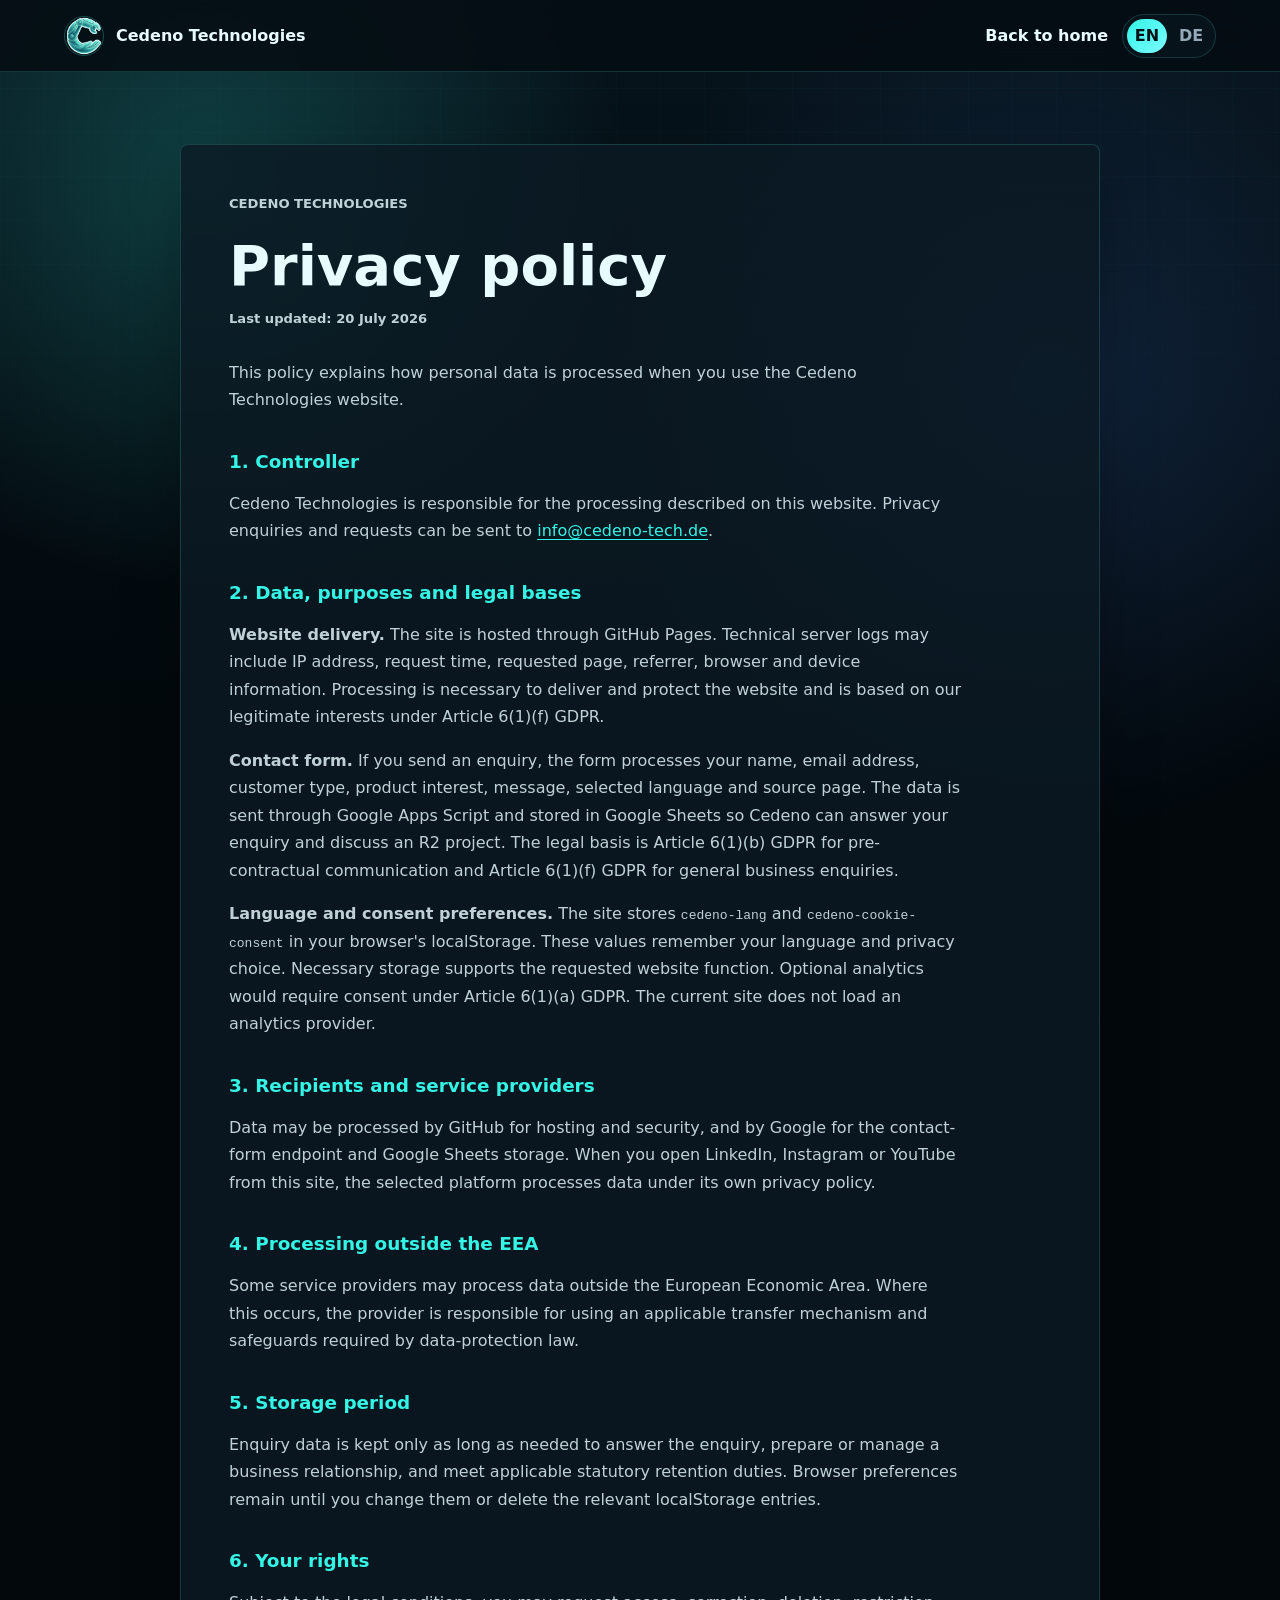
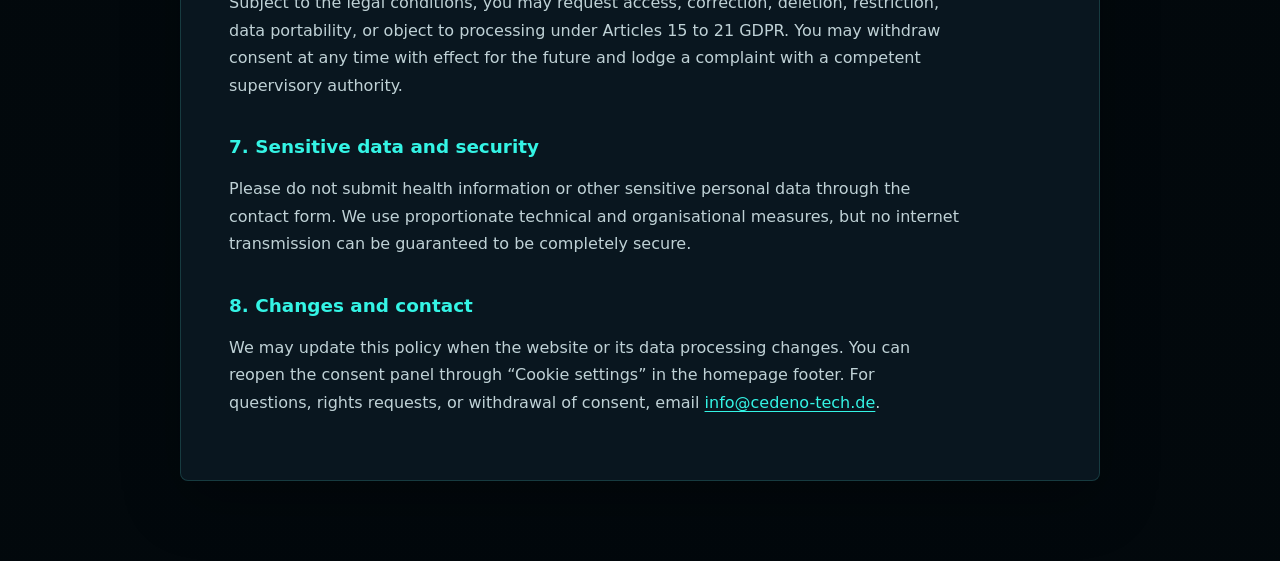
<file: privacy.html>
<!doctype html>
<html lang="en">
  <head>
    <meta charset="utf-8" />
    <meta name="viewport" content="width=device-width, initial-scale=1" />
    <meta name="robots" content="noindex" />
    <title>Privacy | Cedeno Technologies</title>
    <link rel="stylesheet" href="styles.css?v=20260720-5" />
  </head>
  <body class="legal-page" data-title-en="Privacy | Cedeno Technologies" data-title-de="Datenschutz | Cedeno Technologies">
    <header class="legal-header">
      <a class="legal-brand" href="index.html" aria-label="Cedeno Technologies home"><img src="assets/cedeno-logo-mark.png" alt="" /><span>Cedeno Technologies</span></a>
      <div class="legal-actions">
        <a class="home-link" href="index.html" data-lang-content="en">Back to home</a>
        <a class="home-link" href="index.html" data-lang-content="de" hidden aria-hidden="true">Zur Startseite</a>
        <div class="language-switch" aria-label="Language switcher">
          <button type="button" class="lang-button" data-lang="en" aria-pressed="false">EN</button>
          <button type="button" class="lang-button" data-lang="de" aria-pressed="false">DE</button>
        </div>
      </div>
    </header>
    <main class="legal-main">
      <article class="legal-panel" data-lang-content="en">
        <p class="legal-kicker">Cedeno Technologies</p>
        <h1>Privacy policy</h1>
        <p class="legal-updated">Last updated: 20 July 2026</p>
        <p>This policy explains how personal data is processed when you use the Cedeno Technologies website.</p>
        <h2>1. Controller</h2>
        <p>Cedeno Technologies is responsible for the processing described on this website. Privacy enquiries and requests can be sent to <a href="mailto:info@cedeno-tech.de">info@cedeno-tech.de</a>.</p>
        <h2>2. Data, purposes and legal bases</h2>
        <p><strong>Website delivery.</strong> The site is hosted through GitHub Pages. Technical server logs may include IP address, request time, requested page, referrer, browser and device information. Processing is necessary to deliver and protect the website and is based on our legitimate interests under Article 6(1)(f) GDPR.</p>
        <p><strong>Contact form.</strong> If you send an enquiry, the form processes your name, email address, customer type, product interest, message, selected language and source page. The data is sent through Google Apps Script and stored in Google Sheets so Cedeno can answer your enquiry and discuss an R2 project. The legal basis is Article 6(1)(b) GDPR for pre-contractual communication and Article 6(1)(f) GDPR for general business enquiries.</p>
        <p><strong>Language and consent preferences.</strong> The site stores <code>cedeno-lang</code> and <code>cedeno-cookie-consent</code> in your browser's localStorage. These values remember your language and privacy choice. Necessary storage supports the requested website function. Optional analytics would require consent under Article 6(1)(a) GDPR. The current site does not load an analytics provider.</p>
        <h2>3. Recipients and service providers</h2>
        <p>Data may be processed by GitHub for hosting and security, and by Google for the contact-form endpoint and Google Sheets storage. When you open LinkedIn, Instagram or YouTube from this site, the selected platform processes data under its own privacy policy.</p>
        <h2>4. Processing outside the EEA</h2>
        <p>Some service providers may process data outside the European Economic Area. Where this occurs, the provider is responsible for using an applicable transfer mechanism and safeguards required by data-protection law.</p>
        <h2>5. Storage period</h2>
        <p>Enquiry data is kept only as long as needed to answer the enquiry, prepare or manage a business relationship, and meet applicable statutory retention duties. Browser preferences remain until you change them or delete the relevant localStorage entries.</p>
        <h2>6. Your rights</h2>
        <p>Subject to the legal conditions, you may request access, correction, deletion, restriction, data portability, or object to processing under Articles 15 to 21 GDPR. You may withdraw consent at any time with effect for the future and lodge a complaint with a competent supervisory authority.</p>
        <h2>7. Sensitive data and security</h2>
        <p>Please do not submit health information or other sensitive personal data through the contact form. We use proportionate technical and organisational measures, but no internet transmission can be guaranteed to be completely secure.</p>
        <h2>8. Changes and contact</h2>
        <p>We may update this policy when the website or its data processing changes. You can reopen the consent panel through “Cookie settings” in the homepage footer. For questions, rights requests, or withdrawal of consent, email <a href="mailto:info@cedeno-tech.de">info@cedeno-tech.de</a>.</p>
      </article>
      <article class="legal-panel" data-lang-content="de" hidden aria-hidden="true">
        <p class="legal-kicker">Cedeno Technologies</p>
        <h1>Datenschutzerklärung</h1>
        <p class="legal-updated">Stand: 20. Juli 2026</p>
        <p>Diese Erklärung erläutert, wie personenbezogene Daten bei der Nutzung der Website von Cedeno Technologies verarbeitet werden.</p>
        <h2>1. Verantwortlicher</h2>
        <p>Cedeno Technologies ist für die auf dieser Website beschriebene Verarbeitung verantwortlich. Datenschutzanfragen und Betroffenenanfragen richten Sie bitte an <a href="mailto:info@cedeno-tech.de">info@cedeno-tech.de</a>.</p>
        <h2>2. Daten, Zwecke und Rechtsgrundlagen</h2>
        <p><strong>Bereitstellung der Website.</strong> Die Website wird über GitHub Pages gehostet. Technische Server-Logs können IP-Adresse, Zeitpunkt, aufgerufene Seite, Referrer sowie Browser- und Geräteinformationen enthalten. Die Verarbeitung dient der sicheren Bereitstellung der Website und beruht auf unserem berechtigten Interesse gemäß Art. 6 Abs. 1 lit. f DSGVO.</p>
        <p><strong>Kontaktformular.</strong> Bei einer Anfrage verarbeitet das Formular Name, E-Mail-Adresse, Kundentyp, Produktinteresse, Nachricht, gewählte Sprache und Quellseite. Die Daten werden über Google Apps Script übertragen und in Google Sheets gespeichert, damit Cedeno Ihre Anfrage beantworten und ein R2-Projekt besprechen kann. Rechtsgrundlage ist Art. 6 Abs. 1 lit. b DSGVO für vorvertragliche Kommunikation und Art. 6 Abs. 1 lit. f DSGVO für allgemeine Geschäftsanfragen.</p>
        <p><strong>Sprache und Einwilligung.</strong> Die Website speichert <code>cedeno-lang</code> und <code>cedeno-cookie-consent</code> im localStorage Ihres Browsers. Diese Werte merken Ihre Sprache und Datenschutzauswahl. Erforderliche Speicherung unterstützt die gewünschte Websitefunktion. Optionale Analyse würde eine Einwilligung gemäß Art. 6 Abs. 1 lit. a DSGVO voraussetzen. Die aktuelle Website lädt keinen Analysedienst.</p>
        <h2>3. Empfänger und Dienstleister</h2>
        <p>Daten können von GitHub für Hosting und Sicherheit sowie von Google für den Kontaktformular-Endpunkt und die Speicherung in Google Sheets verarbeitet werden. Wenn Sie von dieser Website LinkedIn, Instagram oder YouTube öffnen, verarbeitet die gewählte Plattform Daten nach ihrer eigenen Datenschutzerklärung.</p>
        <h2>4. Verarbeitung außerhalb des EWR</h2>
        <p>Einige Dienstleister können Daten außerhalb des Europäischen Wirtschaftsraums verarbeiten. In diesem Fall ist der jeweilige Anbieter dafür verantwortlich, einen zulässigen Übermittlungsmechanismus und die nach Datenschutzrecht erforderlichen Garantien einzusetzen.</p>
        <h2>5. Speicherdauer</h2>
        <p>Anfragedaten werden nur so lange gespeichert, wie dies für die Beantwortung, Vorbereitung oder Durchführung einer Geschäftsbeziehung und für gesetzliche Aufbewahrungspflichten erforderlich ist. Browser-Einstellungen bleiben bestehen, bis Sie sie ändern oder die entsprechenden localStorage-Einträge löschen.</p>
        <h2>6. Ihre Rechte</h2>
        <p>Unter den gesetzlichen Voraussetzungen können Sie gemäß Art. 15 bis 21 DSGVO Auskunft, Berichtigung, Löschung, Einschränkung, Datenübertragbarkeit oder Widerspruch verlangen. Sie können eine Einwilligung jederzeit mit Wirkung für die Zukunft widerrufen und sich bei einer zuständigen Aufsichtsbehörde beschweren.</p>
        <h2>7. Sensible Daten und Sicherheit</h2>
        <p>Bitte übermitteln Sie über das Kontaktformular keine Gesundheitsdaten oder anderen sensiblen personenbezogenen Daten. Wir setzen angemessene technische und organisatorische Maßnahmen ein; eine vollständig sichere Übertragung im Internet kann jedoch nicht garantiert werden.</p>
        <h2>8. Änderungen und Kontakt</h2>
        <p>Wir können diese Erklärung aktualisieren, wenn sich die Website oder ihre Datenverarbeitung ändert. Über „Cookie-Einstellungen“ im Footer der Startseite können Sie das Einwilligungsfenster erneut öffnen. Fragen, Betroffenenanfragen und Widerrufe senden Sie an <a href="mailto:info@cedeno-tech.de">info@cedeno-tech.de</a>.</p>
      </article>
    </main>
    <script src="legal.js?v=20260720-1"></script>
  </body>
</html>
</file>
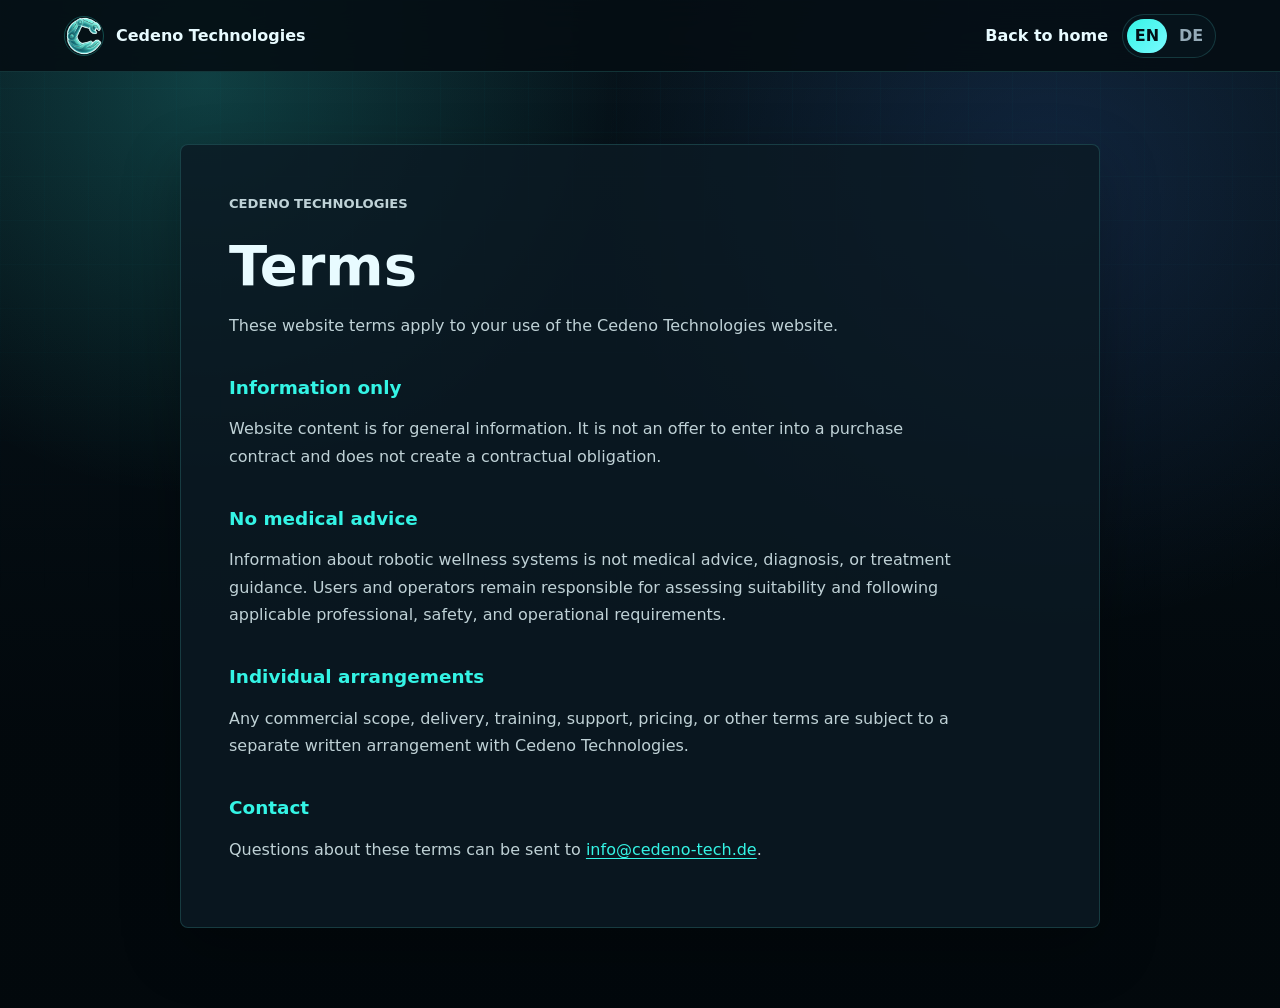
<file: terms.html>
<!doctype html>
<html lang="en">
  <head>
    <meta charset="utf-8" />
    <meta name="viewport" content="width=device-width, initial-scale=1" />
    <meta name="robots" content="noindex" />
    <title>Terms | Cedeno Technologies</title>
    <link rel="stylesheet" href="styles.css?v=20260720-5" />
  </head>
  <body class="legal-page" data-title-en="Terms | Cedeno Technologies" data-title-de="Bedingungen | Cedeno Technologies">
    <header class="legal-header"><a class="legal-brand" href="index.html" aria-label="Cedeno Technologies home"><img src="assets/cedeno-logo-mark.png" alt="" /><span>Cedeno Technologies</span></a><div class="legal-actions"><a class="home-link" href="index.html" data-lang-content="en">Back to home</a><a class="home-link" href="index.html" data-lang-content="de" hidden aria-hidden="true">Zur Startseite</a><div class="language-switch" aria-label="Language switcher"><button type="button" class="lang-button" data-lang="en" aria-pressed="false">EN</button><button type="button" class="lang-button" data-lang="de" aria-pressed="false">DE</button></div></div></header>
    <main class="legal-main">
      <article class="legal-panel" data-lang-content="en">
        <p class="legal-kicker">Cedeno Technologies</p>
        <h1>Terms</h1>
        <p>These website terms apply to your use of the Cedeno Technologies website.</p>
        <h2>Information only</h2>
        <p>Website content is for general information. It is not an offer to enter into a purchase contract and does not create a contractual obligation.</p>
        <h2>No medical advice</h2>
        <p>Information about robotic wellness systems is not medical advice, diagnosis, or treatment guidance. Users and operators remain responsible for assessing suitability and following applicable professional, safety, and operational requirements.</p>
        <h2>Individual arrangements</h2>
        <p>Any commercial scope, delivery, training, support, pricing, or other terms are subject to a separate written arrangement with Cedeno Technologies.</p>
        <h2>Contact</h2>
        <p>Questions about these terms can be sent to <a href="mailto:info@cedeno-tech.de">info@cedeno-tech.de</a>.</p>
      </article>
      <article class="legal-panel" data-lang-content="de" hidden aria-hidden="true">
        <p class="legal-kicker">Cedeno Technologies</p>
        <h1>Bedingungen</h1>
        <p>Diese Website-Bedingungen gelten für Ihre Nutzung der Website von Cedeno Technologies.</p>
        <h2>Nur zur Information</h2>
        <p>Die Inhalte der Website dienen der allgemeinen Information. Sie sind kein Angebot zum Abschluss eines Kaufvertrags und begründen keine vertragliche Verpflichtung.</p>
        <h2>Keine medizinische Beratung</h2>
        <p>Informationen zu robotischen Wellness-Systemen sind keine medizinische Beratung, Diagnose oder Behandlungsempfehlung. Nutzende und Betreibende bleiben dafür verantwortlich, die Eignung zu prüfen und geltende fachliche, sicherheitsbezogene und betriebliche Anforderungen einzuhalten.</p>
        <h2>Individuelle Vereinbarungen</h2>
        <p>Kommerzieller Umfang, Lieferung, Schulung, Support, Preise und weitere Bedingungen unterliegen einer gesonderten schriftlichen Vereinbarung mit Cedeno Technologies.</p>
        <h2>Kontakt</h2>
        <p>Fragen zu diesen Bedingungen können Sie an <a href="mailto:info@cedeno-tech.de">info@cedeno-tech.de</a> senden.</p>
      </article>
    </main>
    <script src="legal.js?v=20260720-1"></script>
  </body>
</html>
</file>
<file: styles.css>
:root {
  --ink: #e8fbff;
  --muted: #94aab7;
  --line: rgba(94, 249, 242, 0.16);
  --paper: #061017;
  --white: #0d1b25;
  --panel: rgba(11, 26, 36, 0.82);
  --panel-strong: rgba(15, 35, 48, 0.94);
  --aqua: #34f4e5;
  --text: var(--ink);
  --accent: var(--aqua);
  --cyan: #19c9ce;
  --blue: #4b8cff;
  --leaf: #68e9c7;
  --coral: #76f7ff;
  --amber: #c8f7ff;
  --shadow: 0 32px 90px rgba(0, 0, 0, 0.42);
  --soft-shadow: 0 20px 58px rgba(0, 0, 0, 0.28);
  --radius: 8px;
  font-family: Inter, ui-sans-serif, system-ui, -apple-system, BlinkMacSystemFont, "Segoe UI", sans-serif;
}

* {
  box-sizing: border-box;
}

html {
  scroll-behavior: smooth;
}

body {
  margin: 0;
  color: var(--ink);
  background:
    radial-gradient(circle at 16% 8%, rgba(52, 244, 229, 0.2), transparent 26rem),
    radial-gradient(circle at 82% 18%, rgba(75, 140, 255, 0.16), transparent 28rem),
    linear-gradient(180deg, rgba(7, 20, 28, 0.94), rgba(2, 8, 12, 0.98) 46rem),
    var(--paper);
}

body::before {
  content: "";
  position: fixed;
  inset: 0;
  z-index: 0;
  pointer-events: none;
  background-image:
    linear-gradient(rgba(31, 183, 194, 0.07) 1px, transparent 1px),
    linear-gradient(90deg, rgba(31, 183, 194, 0.06) 1px, transparent 1px);
  background-size: 44px 44px;
  mask-image: linear-gradient(to bottom, rgba(0, 0, 0, 0.5), transparent 70%);
}

body.nav-open {
  overflow: hidden;
}

a {
  color: inherit;
  text-decoration: none;
}

img {
  display: block;
  width: 100%;
  height: auto;
}

button,
input,
select,
textarea {
  font: inherit;
}

.cursor-glow {
  position: fixed;
  width: 22rem;
  height: 22rem;
  left: var(--x, 50%);
  top: var(--y, 50%);
  transform: translate(-50%, -50%);
  background: radial-gradient(circle, rgba(52, 244, 229, 0.18), transparent 64%);
  pointer-events: none;
  z-index: 0;
  transition: opacity 0.2s ease;
}

.site-header {
  position: sticky;
  top: 0;
  z-index: 30;
  display: flex;
  align-items: center;
  justify-content: space-between;
  gap: 16px;
  min-height: 72px;
  padding: 0 5vw;
  background: rgba(5, 13, 19, 0.78);
  backdrop-filter: blur(18px);
  border-bottom: 1px solid var(--line);
}

.brand {
  display: inline-flex;
  align-items: center;
  gap: 12px;
  min-width: 0;
}

.brand-mark {
  display: grid;
  place-items: center;
  width: 44px;
  height: 44px;
  border-radius: 50%;
  overflow: hidden;
  background: rgba(8, 20, 28, 0.8);
  border: 1px solid rgba(52, 244, 229, 0.26);
  box-shadow: 0 0 26px rgba(52, 244, 229, 0.18);
}

.brand-mark img {
  width: 100%;
  height: 100%;
  object-fit: cover;
}

.brand strong,
.brand small {
  display: block;
  line-height: 1.1;
}

.brand strong {
  white-space: nowrap;
}

.brand small {
  color: var(--muted);
}

.site-nav {
  display: flex;
  align-items: center;
  gap: 28px;
  color: rgba(232, 251, 255, 0.76);
}

.site-nav a {
  position: relative;
  padding: 10px 0;
}

.site-nav a::after {
  content: "";
  position: absolute;
  left: 0;
  bottom: 4px;
  width: 0;
  height: 2px;
  background: var(--aqua);
  transition: width 0.25s ease;
}

.site-nav a:hover::after {
  width: 100%;
}

.site-nav .nav-cta {
  padding: 11px 16px;
  color: #031016;
  background: linear-gradient(135deg, var(--aqua), #7afaff);
  border-radius: 999px;
  box-shadow: 0 0 24px rgba(52, 244, 229, 0.2);
}

.site-nav .nav-cta::after {
  display: none;
}

.nav-toggle {
  display: none;
  color: var(--ink);
  background: var(--panel);
  border: 1px solid var(--line);
  border-radius: 999px;
  padding: 10px 14px;
}

.language-switch {
  display: inline-flex;
  align-items: center;
  gap: 4px;
  padding: 4px;
  background: rgba(8, 21, 30, 0.86);
  border: 1px solid var(--line);
  border-radius: 999px;
}

.lang-button {
  min-width: 40px;
  min-height: 34px;
  color: var(--muted);
  background: transparent;
  border: 0;
  border-radius: 999px;
  cursor: pointer;
  font-weight: 800;
}

.lang-button.active {
  color: #031016;
  background: linear-gradient(135deg, var(--aqua), #7afaff);
}

.hero {
  position: relative;
  z-index: 1;
  display: grid;
  grid-template-columns: minmax(0, 0.92fr) minmax(24rem, 0.8fr);
  gap: clamp(28px, 5vw, 82px);
  align-items: center;
  min-height: calc(100vh - 72px);
  padding: 7vw 5vw 5vw;
  overflow: hidden;
}

.hero-media {
  position: relative;
  min-width: 0;
  perspective: 1400px;
}

.hero-device-frame {
  position: relative;
  isolation: isolate;
  overflow: hidden;
  padding: 14px;
  border: 1px solid rgba(31, 183, 194, 0.22);
  border-radius: 18px;
  background:
    linear-gradient(145deg, rgba(16, 35, 48, 0.94), rgba(5, 16, 23, 0.72)),
    linear-gradient(180deg, rgba(52, 244, 229, 0.18), transparent);
  box-shadow: var(--shadow);
  transform: perspective(1200px) rotateY(4deg) rotateX(1.4deg);
}

.hero-device-frame::before {
  content: "";
  position: absolute;
  inset: 14px;
  z-index: 2;
  pointer-events: none;
  border: 1px solid rgba(255, 255, 255, 0.62);
  border-radius: 12px;
  box-shadow: inset 0 0 40px rgba(31, 183, 194, 0.12);
}

.hero-device-frame img {
  aspect-ratio: 2 / 1;
  object-fit: cover;
  object-position: center;
  border-radius: var(--radius);
  background: radial-gradient(circle at 50% 50%, rgba(52, 244, 229, 0.08), rgba(3, 12, 18, 0.92));
  box-shadow: 0 18px 50px rgba(23, 33, 43, 0.12);
}

.hero-scan-line {
  position: absolute;
  left: 8%;
  right: 8%;
  top: 12%;
  z-index: 3;
  height: 2px;
  background: linear-gradient(90deg, transparent, rgba(31, 183, 194, 0.72), transparent);
  box-shadow: 0 0 24px rgba(31, 183, 194, 0.36);
  animation: scan-line 4.8s ease-in-out infinite;
}

@keyframes scan-line {
  0%, 100% { transform: translateY(0); opacity: 0.18; }
  50% { transform: translateY(420px); opacity: 0.78; }
}

.hero-chip {
  position: absolute;
  z-index: 4;
  max-width: 190px;
  padding: 10px 12px;
  color: #dffcff;
  font-size: 0.82rem;
  font-weight: 800;
  line-height: 1.2;
  background: rgba(6, 18, 26, 0.76);
  border: 1px solid rgba(52, 244, 229, 0.28);
  border-radius: 999px;
  box-shadow: 0 14px 34px rgba(23, 33, 43, 0.12);
  backdrop-filter: blur(16px);
}

.chip-force {
  top: 22px;
  right: 22px;
}

.chip-modules {
  left: 22px;
  bottom: 82px;
}

.chip-room {
  right: 22px;
  bottom: 22px;
}

.hero-orbit {
  position: absolute;
  border: 1px solid rgba(31, 183, 194, 0.34);
  border-radius: 50%;
  pointer-events: none;
}

.orbit-one {
  inset: -6% 14% 16% -6%;
  animation: float-rotate 18s linear infinite;
}

.orbit-two {
  inset: 18% -5% -8% 18%;
  border-color: rgba(95, 141, 247, 0.32);
  animation: float-rotate 24s linear infinite reverse;
}

@keyframes float-rotate {
  from { transform: rotate(0deg); }
  to { transform: rotate(360deg); }
}

.hero-copy {
  position: relative;
  z-index: 2;
}

.eyebrow {
  margin: 0 0 12px;
  color: var(--aqua);
  font-weight: 700;
  letter-spacing: 0;
  text-transform: uppercase;
}

h1,
h2,
h3,
p {
  overflow-wrap: anywhere;
}

h1 {
  margin: 0;
  max-width: 12ch;
  font-size: clamp(3rem, 6vw, 6.4rem);
  line-height: 0.94;
  letter-spacing: 0;
}

h2 {
  margin: 0;
  font-size: clamp(2rem, 4vw, 4.1rem);
  line-height: 1;
  letter-spacing: 0;
}

h3 {
  margin: 0 0 12px;
  font-size: 1.35rem;
}

.hero-lede,
.section-heading p,
.business-copy p,
.quote-copy p,
.trust-card p {
  color: var(--muted);
  font-size: 1.05rem;
  line-height: 1.7;
}

.hero-actions,
.product-switch {
  display: flex;
  flex-wrap: wrap;
  gap: 12px;
  margin: 28px 0;
}

.button {
  display: inline-flex;
  align-items: center;
  justify-content: center;
  min-height: 48px;
  border: 1px solid transparent;
  border-radius: 999px;
  padding: 0 20px;
  font-weight: 700;
  cursor: pointer;
  transition: transform 0.2s ease, box-shadow 0.2s ease, background 0.2s ease;
}

.button:hover {
  transform: translateY(-2px);
}

.button.primary {
  color: #031016;
  background: linear-gradient(135deg, var(--aqua), #76f7ff);
  box-shadow: 0 18px 36px rgba(52, 244, 229, 0.18);
}

.button.secondary {
  color: var(--ink);
  background: rgba(12, 29, 40, 0.72);
  border-color: var(--line);
  backdrop-filter: blur(14px);
}

.metric-row {
  display: grid;
  grid-template-columns: repeat(4, minmax(0, 1fr));
  gap: 10px;
}

.metric-row div {
  padding: 16px;
  background: rgba(12, 29, 40, 0.72);
  border: 1px solid rgba(52, 244, 229, 0.16);
  border-radius: var(--radius);
  box-shadow: var(--soft-shadow);
  backdrop-filter: blur(14px);
}

.metric-row strong {
  display: block;
  font-size: 2rem;
}

.metric-row span {
  color: var(--muted);
  font-size: 0.9rem;
}

.section,
.answer-band {
  position: relative;
  z-index: 1;
  padding: 7vw 5vw;
}

.answer-band {
  display: grid;
  grid-template-columns: 0.6fr 1fr;
  gap: 4vw;
  align-items: center;
  color: var(--ink);
  background:
    linear-gradient(120deg, rgba(52, 244, 229, 0.18), transparent 34rem),
    linear-gradient(135deg, #07131d, #0e2631);
}

.answer-band p:last-child {
  color: rgba(255, 255, 255, 0.76);
  font-size: 1.25rem;
  line-height: 1.6;
}

.section-heading {
  max-width: 860px;
  margin-bottom: 40px;
}

.product-grid {
  display: grid;
  grid-template-columns: minmax(0, 1fr) 360px;
  gap: 22px;
  align-items: stretch;
}

.tab-button {
  min-width: 96px;
  min-height: 44px;
  color: var(--muted);
  background: var(--white);
  border: 1px solid var(--line);
  border-radius: 999px;
  cursor: pointer;
}

.tab-button.active {
  color: var(--white);
  background: var(--ink);
}

.product-card,
.spec-card,
.tech-card,
.solution-card,
.resource-grid article,
.lead-form,
.quote-copy,
.trust-card {
  background: var(--panel);
  border: 1px solid var(--line);
  border-radius: var(--radius);
  box-shadow: var(--soft-shadow);
  backdrop-filter: blur(18px);
}

.product-card {
  display: none;
  grid-column: 1;
  grid-template-columns: minmax(0, 0.98fr) minmax(22rem, 0.72fr);
  gap: 26px;
  align-items: center;
  padding: 18px;
}

.product-card.active {
  display: grid;
}

.product-card img,
.tech-card img,
.business-media img,
.wide-figure img,
.trust-card img {
  border-radius: var(--radius);
}

.product-card p {
  color: var(--muted);
  line-height: 1.65;
}

.check-list {
  margin: 20px 0 0;
  padding: 0;
  list-style: none;
}

.check-list li {
  position: relative;
  padding: 10px 0 10px 28px;
  border-top: 1px solid var(--line);
}

.check-list li::before {
  content: "";
  position: absolute;
  left: 0;
  top: 17px;
  width: 10px;
  height: 10px;
  border-radius: 50%;
  background: var(--aqua);
}

.spec-card {
  grid-column: 2;
  grid-row: 1;
  padding: 24px;
}

.spec-card dl {
  margin: 18px 0 0;
}

.spec-card div {
  display: grid;
  grid-template-columns: 0.84fr 1fr;
  gap: 12px;
  padding: 12px 0;
  border-top: 1px solid var(--line);
}

.spec-card dt {
  color: var(--muted);
}

.spec-card dd {
  margin: 0;
  font-weight: 700;
}

.tech-grid {
  display: grid;
  grid-template-columns: repeat(4, minmax(0, 1fr));
  gap: 18px;
}

.tech-card {
  overflow: hidden;
}

.tech-card img {
  aspect-ratio: 16 / 10;
  object-fit: cover;
}

.tech-card img.object-contain {
  object-fit: contain;
  padding: 12px;
  background:
    radial-gradient(circle at 50% 36%, rgba(52, 244, 229, 0.12), transparent 42%),
    rgba(4, 14, 21, 0.78);
}

.tech-card h3,
.tech-card p {
  padding: 0 18px;
}

.tech-card h3 {
  margin-top: 18px;
}

.tech-card p {
  margin-bottom: 22px;
  color: var(--muted);
  line-height: 1.6;
}

.business-section {
  display: grid;
  grid-template-columns: 0.7fr 1fr;
  gap: 28px;
  align-items: center;
}

.business-copy {
  padding: 28px;
}

.business-media img {
  box-shadow: var(--shadow);
}

.roi-widget {
  margin-top: 26px;
  padding: 18px;
  background: rgba(52, 244, 229, 0.06);
  border-radius: var(--radius);
}

.roi-widget label {
  display: block;
  font-weight: 700;
  margin-bottom: 12px;
}

.roi-widget input {
  width: 100%;
  accent-color: var(--aqua);
}

.roi-output {
  display: grid;
  grid-template-columns: repeat(3, 1fr);
  gap: 10px;
  margin-top: 16px;
}

.roi-output span {
  padding: 12px;
  background: rgba(7, 18, 26, 0.78);
  border-radius: var(--radius);
  color: var(--muted);
}

.roi-output strong {
  display: block;
  color: var(--ink);
  font-size: 1.5rem;
}

.solution-grid,
.resource-grid {
  display: grid;
  grid-template-columns: repeat(3, minmax(0, 1fr));
  gap: 16px;
}

.solution-card {
  display: flex;
  flex-direction: column;
  min-height: 330px;
  padding: 22px;
  transition: transform 0.25s ease, background 0.25s ease, border-color 0.25s ease, box-shadow 0.25s ease;
}

.solution-card:hover {
  transform: translateY(-4px);
  background: rgba(17, 44, 58, 0.95);
  border-color: rgba(52, 244, 229, 0.34);
  box-shadow: 0 26px 64px rgba(0, 0, 0, 0.34);
}

.solution-card span {
  display: inline-block;
  color: var(--coral);
  font-weight: 800;
  margin-bottom: 24px;
}

.solution-card p,
.resource-grid p {
  color: var(--muted);
  line-height: 1.6;
}

.solution-card ul {
  margin: auto 0 0;
  padding: 16px 0 0;
  list-style: none;
  border-top: 1px solid var(--line);
}

.solution-card li {
  position: relative;
  padding: 7px 0 7px 20px;
  color: rgba(232, 251, 255, 0.78);
  line-height: 1.35;
}

.solution-card li::before {
  content: "";
  position: absolute;
  left: 0;
  top: 14px;
  width: 8px;
  height: 8px;
  border-radius: 50%;
  background: var(--leaf);
}

.scenario-panel {
  display: grid;
  grid-template-columns: minmax(250px, 0.38fr) minmax(0, 1fr);
  gap: 18px;
  margin-top: 28px;
  padding: 24px;
  background: linear-gradient(135deg, rgba(8, 21, 30, 0.96), rgba(10, 40, 48, 0.72));
  border: 1px solid rgba(52, 244, 229, 0.2);
  border-radius: 14px;
  box-shadow: var(--shadow);
}

.scenario-intro {
  align-self: stretch;
  display: flex;
  flex-direction: column;
  justify-content: space-between;
  padding: 24px;
  overflow: hidden;
  color: var(--white);
  background:
    linear-gradient(180deg, rgba(23, 33, 43, 0.9), rgba(30, 67, 78, 0.86)),
    url("assets/scenes/sports-wellness-center.jpg") center / cover;
  border: 1px solid rgba(255, 255, 255, 0.18);
  border-radius: 10px;
}

.scenario-intro p:last-child {
  color: rgba(255, 255, 255, 0.74);
  line-height: 1.65;
}

.scenario-intro .eyebrow {
  color: var(--aqua);
}

.scenario-intro h3 {
  color: var(--ink);
}

.scenario-list {
  display: grid;
  grid-template-columns: repeat(2, minmax(0, 1fr));
  gap: 12px;
}

.scenario-card {
  overflow: hidden;
  min-height: 0;
  background: rgba(9, 23, 32, 0.92);
  border: 1px solid rgba(52, 244, 229, 0.16);
  border-radius: 10px;
  box-shadow: 0 14px 32px rgba(0, 0, 0, 0.22);
  transition: transform 0.25s ease, box-shadow 0.25s ease, border-color 0.25s ease;
}

.scenario-card:hover {
  transform: translateY(-4px);
  border-color: rgba(31, 183, 194, 0.34);
  box-shadow: 0 22px 48px rgba(23, 33, 43, 0.12);
}

.scenario-card img {
  aspect-ratio: 16 / 9;
  object-fit: cover;
}

.scenario-card div {
  padding: 16px;
}

.scenario-list strong,
.scenario-list span {
  display: block;
}

.scenario-list strong {
  margin-bottom: 8px;
  font-size: 1.05rem;
}

.scenario-list span {
  color: var(--muted);
  line-height: 1.55;
}

.wide-figure {
  margin: 28px 0 0;
}

.wide-figure img {
  box-shadow: var(--shadow);
}

.compare-section {
  background:
    linear-gradient(140deg, rgba(52, 244, 229, 0.08), transparent 34rem),
    #071119;
}

.compare-table {
  overflow: hidden;
  border: 1px solid var(--line);
  border-radius: var(--radius);
  background: var(--panel);
}

.table-row {
  display: grid;
  grid-template-columns: 0.7fr 1fr 1.25fr;
}

.table-row > div {
  padding: 18px;
  border-top: 1px solid var(--line);
}

.table-row > div + div {
  border-left: 1px solid var(--line);
}

.table-head {
  color: #031016;
  background: linear-gradient(135deg, var(--aqua), #7afaff);
  font-weight: 800;
}

.table-head > div {
  border-top: 0;
}

.trust-section {
  display: grid;
  gap: 22px;
}

.trust-card {
  display: grid;
  grid-template-columns: 1fr 0.72fr;
  gap: 28px;
  align-items: center;
  padding: 18px;
}

.trust-card.reverse {
  grid-template-columns: 0.72fr 1fr;
}

.trust-card.reverse img {
  order: 2;
}

.service-trust-card {
  grid-template-columns: 0.72fr 1fr;
}

.service-proof-grid {
  display: grid;
  grid-template-columns: repeat(2, minmax(0, 1fr));
  gap: 14px;
}

.service-proof-grid article {
  min-height: 168px;
  padding: 18px;
  background:
    linear-gradient(145deg, rgba(52, 244, 229, 0.08), rgba(75, 140, 255, 0.06)),
    rgba(5, 16, 23, 0.78);
  border: 1px solid rgba(52, 244, 229, 0.18);
  border-radius: var(--radius);
}

.service-proof-grid span {
  display: inline-flex;
  margin-bottom: 18px;
  color: var(--aqua);
  font-weight: 900;
}

.service-proof-grid strong {
  display: block;
  margin-bottom: 10px;
  color: var(--ink);
  font-size: 1.02rem;
}

.service-proof-grid p {
  margin: 0;
  color: var(--muted);
  line-height: 1.55;
}

.resource-grid article {
  padding: 22px;
}

.resource-grid article {
  display: flex;
  flex-direction: column;
  min-height: 260px;
}

.resource-grid a {
  display: inline-flex;
  width: fit-content;
  margin-top: auto;
  color: var(--aqua);
  font-weight: 800;
  border-bottom: 2px solid rgba(44, 143, 139, 0.24);
}

.faq-list {
  display: grid;
  gap: 12px;
}

details {
  background: var(--white);
  border: 1px solid var(--line);
  border-radius: var(--radius);
  padding: 0 20px;
}

summary {
  cursor: pointer;
  padding: 18px 0;
  font-weight: 800;
}

details p {
  margin-top: 0;
  color: var(--muted);
  line-height: 1.6;
}

.quote-section {
  display: grid;
  grid-template-columns: 0.7fr 1fr;
  gap: 24px;
  align-items: start;
  background:
    linear-gradient(140deg, rgba(3, 10, 15, 0.94), rgba(6, 23, 31, 0.82)),
    url("assets/thanks.webp") center / cover;
  color: var(--white);
}

.quote-copy,
.lead-form {
  color: var(--ink);
}

.quote-copy {
  padding: 28px;
}

.lead-form {
  display: grid;
  grid-template-columns: 1fr 1fr;
  gap: 16px;
  padding: 24px;
}

.lead-form label {
  display: grid;
  gap: 8px;
  font-weight: 700;
}

.lead-form input,
.lead-form select,
.lead-form textarea {
  width: 100%;
  border: 1px solid var(--line);
  border-radius: var(--radius);
  padding: 13px 14px;
  color: var(--ink);
  background: rgba(5, 16, 23, 0.86);
}

.span-2 {
  grid-column: span 2;
}

.form-note {
  margin: 0;
  color: var(--aqua);
  font-weight: 700;
}

.form-note[data-state="error"] {
  color: #ff9b8f;
}

.form-honeypot {
  position: absolute !important;
  width: 1px;
  height: 1px;
  overflow: hidden;
  clip: rect(0 0 0 0);
  clip-path: inset(50%);
  white-space: nowrap;
}

.lead-form button:disabled {
  cursor: wait;
  opacity: 0.72;
}

.site-footer {
  display: grid;
  grid-template-columns: minmax(220px, 280px) max-content minmax(220px, 280px);
  justify-content: center;
  align-items: start;
  gap: clamp(28px, 3vw, 56px);
  padding: 52px 5vw;
  color: rgba(255, 255, 255, 0.78);
  background: #030a0f;
}

.site-footer h2 {
  margin: 0 0 18px;
  color: var(--ink);
  font-size: 1.2rem;
}

.site-footer p {
  margin: 8px 0 0;
}

.footer-brand p {
  max-width: 320px;
  color: var(--muted);
  line-height: 1.6;
}

.footer-contact {
  display: inline-flex;
  margin-top: 12px;
  color: var(--aqua);
  font-weight: 800;
}

.footer-contact:hover {
  color: var(--ink);
}

.footer-links {
  display: flex;
  flex-direction: column;
  align-items: flex-start;
  gap: 10px;
}

.footer-nav-list {
  display: flex;
  flex-wrap: nowrap;
  gap: 16px;
  max-width: none;
}

.footer-links a,
.legal-links a,
.footer-cookie-settings {
  color: var(--muted);
  transition: color 0.2s ease;
}

.footer-links a {
  white-space: nowrap;
  font-size: 0.92rem;
}

.footer-links a:hover,
.legal-links a:hover,
.footer-cookie-settings:hover {
  color: var(--aqua);
}

.footer-cookie-settings {
  width: fit-content;
  padding: 0;
  text-align: left;
  background: transparent;
  border: 0;
  cursor: pointer;
}

.footer-social {
  display: grid;
  align-content: start;
  gap: 18px;
}

.social-buttons {
  display: flex;
  gap: 10px;
}

.social-button {
  display: grid;
  place-items: center;
  width: 52px;
  height: 52px;
  color: var(--ink);
  font-size: 1.3rem;
  font-weight: 900;
  background: rgba(12, 29, 40, 0.72);
  border: 1px solid rgba(148, 170, 183, 0.24);
  border-radius: 12px;
  box-shadow: inset 0 0 24px rgba(52, 244, 229, 0.04);
  transition: transform 0.2s ease, border-color 0.2s ease, color 0.2s ease;
}

.social-button:hover {
  transform: translateY(-2px);
  color: var(--aqua);
  border-color: rgba(52, 244, 229, 0.38);
}

.social-button svg {
  width: 24px;
  height: 24px;
  fill: currentColor;
}

.social-button [data-social-icon="instagram"] rect,
.social-button [data-social-icon="instagram"] circle {
  fill: none;
  stroke: currentColor;
  stroke-width: 2;
}

.social-button [data-social-icon="instagram"] circle:last-child {
  fill: currentColor;
  stroke: none;
}

.social-button .social-icon-cutout {
  fill: var(--paper);
}

.legal-links {
  display: grid;
  gap: 12px;
}

.legal-page {
  min-height: 100vh;
}

.legal-header {
  position: sticky;
  top: 0;
  z-index: 30;
  display: flex;
  align-items: center;
  justify-content: space-between;
  gap: 16px;
  min-height: 72px;
  padding: 0 5vw;
  background: rgba(5, 13, 19, 0.88);
  backdrop-filter: blur(18px);
  border-bottom: 1px solid var(--line);
}

.legal-brand,
.legal-actions {
  display: flex;
  align-items: center;
}

.legal-brand {
  gap: 12px;
  font-weight: 800;
}

.legal-brand img {
  width: 40px;
  height: 40px;
  object-fit: cover;
  border: 1px solid rgba(52, 244, 229, 0.26);
  border-radius: 50%;
}

.legal-actions {
  gap: 14px;
}

.home-link {
  color: var(--ink);
  font-weight: 700;
}

.home-link:hover,
.home-link:focus-visible {
  color: var(--aqua);
}

.legal-main {
  position: relative;
  z-index: 1;
  width: min(920px, 90vw);
  margin: 0 auto;
  padding: 72px 0 80px;
}

.legal-panel {
  padding: 48px;
  background: rgba(11, 26, 36, 0.82);
  border: 1px solid var(--line);
  border-radius: var(--radius);
  box-shadow: var(--soft-shadow);
}

.legal-panel h1 {
  max-width: none;
  margin: 0 0 12px;
  font-size: 3.5rem;
  line-height: 1.08;
}

.legal-panel h2 {
  margin: 36px 0 10px;
  color: var(--aqua);
  font-size: 1.15rem;
  line-height: 1.3;
}

.legal-panel p,
.legal-panel li {
  max-width: 72ch;
  color: rgba(232, 251, 255, 0.82);
  line-height: 1.72;
}

.legal-panel ul {
  padding-left: 1.25rem;
}

.legal-panel a {
  color: var(--aqua);
  text-decoration: underline;
  text-underline-offset: 3px;
}

.legal-kicker,
.legal-updated {
  color: var(--aqua);
  font-size: 0.82rem;
  font-weight: 800;
}

.legal-kicker {
  margin: 0 0 20px;
  text-transform: uppercase;
}

.legal-updated {
  margin: 0 0 28px;
}

.cookie-consent {
  position: fixed;
  left: 0;
  right: 0;
  bottom: 0;
  z-index: 60;
  display: grid;
  grid-template-columns: minmax(0, 1fr);
  max-height: calc(100dvh - 16px);
  overflow-y: auto;
  padding: 18px 5vw;
  color: var(--ink);
  background: rgba(12, 23, 39, 0.98);
  border-top: 1px solid rgba(148, 170, 183, 0.22);
  box-shadow: 0 -18px 60px rgba(0, 0, 0, 0.32);
  backdrop-filter: blur(16px);
}

.cookie-consent.hidden {
  display: none;
}

.consent-shell {
  display: grid;
  gap: 14px;
  width: 100%;
  max-width: 1120px;
  margin: 0 auto;
}

.cookie-consent h2 {
  margin: 0 0 8px;
  font-size: 1.08rem;
}

.cookie-consent p {
  max-width: 100%;
  margin: 0;
  color: rgba(232, 251, 255, 0.72);
  font-size: 0.84rem;
  line-height: 1.55;
}

.cookie-consent a {
  color: var(--ink);
  text-decoration: underline;
  text-underline-offset: 3px;
}

.consent-actions {
  grid-column: 1 / -1;
  display: flex;
  flex-wrap: wrap;
  justify-content: flex-end;
  gap: 8px;
  width: 100%;
}

.consent-actions .button {
  min-width: 0;
  min-height: 38px;
  padding: 9px 16px;
  border-radius: 6px;
  font-size: 0.82rem;
}

.consent-settings {
  display: grid;
  grid-template-columns: minmax(0, 1fr);
  width: 100%;
  min-width: 0;
  overflow: hidden;
  color: var(--muted);
  background: rgba(4, 13, 25, 0.66);
  border: 1px solid rgba(148, 170, 183, 0.22);
  border-radius: 8px;
}

.consent-settings[hidden] {
  display: none;
}

.consent-option {
  display: grid;
  grid-template-columns: minmax(0, 1fr) auto;
  align-items: center;
  gap: 20px;
  min-width: 0;
  padding: 12px 14px;
  border-bottom: 1px solid rgba(148, 170, 183, 0.14);
}

.consent-option:last-child {
  border-bottom: 0;
}

.consent-option-copy {
  display: grid;
  gap: 3px;
  min-width: 0;
}

.consent-option-copy strong {
  color: var(--text);
  font-size: 0.84rem;
}

.consent-option-description {
  color: var(--muted);
  font-size: 0.74rem;
  line-height: 1.45;
}

.necessary-cookie-control {
  cursor: default;
  opacity: 1;
}

.consent-switch {
  position: relative;
  display: inline-flex;
  flex: 0 0 auto;
  width: 42px;
  height: 24px;
  cursor: pointer;
}

.consent-switch input {
  position: absolute;
  inset: 0;
  z-index: 1;
  width: 100%;
  height: 100%;
  margin: 0;
  opacity: 0;
  cursor: pointer;
}

.consent-switch-track {
  position: absolute;
  inset: 0;
  border-radius: 999px;
  background: #405064;
  transition: background 160ms ease;
}

.consent-switch-track::after {
  position: absolute;
  top: 3px;
  left: 3px;
  width: 18px;
  height: 18px;
  content: "";
  background: #f4f8fb;
  border-radius: 50%;
  box-shadow: 0 1px 4px rgba(0, 0, 0, 0.28);
  transition: transform 160ms ease;
}

.consent-switch input:checked + .consent-switch-track {
  background: var(--aqua);
}

.consent-switch input:checked + .consent-switch-track::after {
  transform: translateX(18px);
}

.consent-switch input:focus-visible + .consent-switch-track {
  outline: 2px solid var(--ink);
  outline-offset: 3px;
}

.consent-switch.is-disabled {
  cursor: not-allowed;
}

.necessary-cookie-control input {
  cursor: not-allowed;
  pointer-events: none;
}

.necessary-cookie-control input:checked + .consent-switch-track {
  background: #5b6874;
  opacity: 0.76;
}

.reveal {
  opacity: 0;
  transform: translateY(24px);
  transition: opacity 0.7s ease, transform 0.7s ease;
}

.reveal.visible {
  opacity: 1;
  transform: translateY(0);
}

@media (max-width: 1080px) {
  .hero,
  .product-grid,
  .business-section,
  .quote-section {
    grid-template-columns: 1fr;
  }

  .spec-card {
    grid-column: auto;
    grid-row: auto;
  }

  .product-card {
    grid-template-columns: 1fr;
  }

  .tech-grid,
  .solution-grid,
  .resource-grid,
  .scenario-list {
    grid-template-columns: repeat(2, minmax(0, 1fr));
  }

  .metric-row {
    grid-template-columns: repeat(2, minmax(0, 1fr));
  }

  .scenario-panel {
    grid-template-columns: 1fr;
  }

  .hero-device-frame {
    max-width: 620px;
    margin: 0 auto;
    transform: none;
  }

  .site-footer {
    grid-template-columns: 1fr;
  }
}

@media (max-width: 760px) {
  .site-header {
    min-height: 64px;
    padding: 0 4vw;
  }

  .brand {
    gap: 8px;
  }

  .brand-mark {
    width: 36px;
    height: 36px;
  }

  .brand strong {
    font-size: 0.82rem;
  }

  .language-switch {
    margin-left: auto;
  }

  .nav-toggle {
    display: inline-flex;
  }

  .site-nav {
    position: fixed;
    inset: 64px 0 auto;
    display: none;
    flex-direction: column;
    align-items: stretch;
    gap: 0;
    padding: 18px 5vw;
    background: rgba(5, 13, 19, 0.98);
    border-bottom: 1px solid var(--line);
  }

  body.nav-open .site-nav {
    display: flex;
  }

  .site-nav a {
    padding: 16px 0;
    border-bottom: 1px solid var(--line);
  }

  .site-nav .nav-cta {
    margin-top: 14px;
    text-align: center;
    border-bottom: 0;
  }

  .hero {
    min-height: auto;
    padding-top: 44px;
  }

  .hero-device-frame {
    padding: 10px;
  }

  .hero-device-frame::before {
    inset: 10px;
  }

  .hero-chip {
    position: static;
    display: inline-flex;
    margin: 8px 8px 0 0;
    font-size: 0.76rem;
  }

  .hero-scan-line {
    display: none;
  }

  h1 {
    max-width: 100%;
  }

  .metric-row,
  .answer-band,
  .tech-grid,
  .solution-grid,
  .resource-grid,
  .scenario-panel,
  .scenario-list,
  .service-proof-grid,
  .trust-card,
  .trust-card.reverse,
  .lead-form,
  .roi-output,
  .table-row {
    grid-template-columns: 1fr;
  }

  .trust-card.reverse img {
    order: 0;
  }

  .span-2 {
    grid-column: span 1;
  }

  .table-row > div + div {
    border-left: 0;
  }

  .site-footer {
    grid-template-columns: 1fr;
  }

  .footer-nav-list {
    max-width: 100%;
    overflow-x: auto;
    padding-bottom: 4px;
  }

  .cookie-consent {
    grid-template-columns: 1fr;
    padding: 16px 4vw;
  }

  .consent-actions {
    display: grid;
    grid-template-columns: repeat(3, minmax(0, 1fr));
  }

  .consent-actions .button {
    width: 100%;
    padding-inline: 8px;
    font-size: 0.76rem;
  }
}

@media (max-width: 520px) {
  .site-header {
    gap: 6px;
    padding: 0 12px;
  }

  .brand {
    gap: 6px;
  }

  .brand-mark {
    width: 32px;
    height: 32px;
  }

  .brand strong {
    font-size: 0.68rem;
  }

  .nav-toggle {
    padding: 8px 9px;
    font-size: 0.75rem;
  }

  .language-switch {
    gap: 2px;
    padding: 2px;
  }

  .lang-button {
    min-width: 30px;
    min-height: 30px;
    font-size: 0.75rem;
  }

  html[lang="de"] .hero-copy h1 {
    font-size: 2.4rem;
    line-height: 1;
    overflow-wrap: normal;
    hyphens: none;
  }

  .legal-header {
    min-height: 64px;
    padding: 0 4vw;
  }

  .legal-brand span {
    display: none;
  }

  .legal-actions {
    gap: 8px;
  }

  .home-link {
    font-size: 0.78rem;
  }

  .legal-main {
    width: min(94vw, 920px);
    padding: 36px 0 56px;
  }

  .legal-panel {
    padding: 24px 20px;
  }

  .legal-panel h1 {
    font-size: 2.25rem;
  }

  .cookie-consent {
    max-height: calc(100dvh - 8px);
  }

  .consent-actions {
    grid-template-columns: 1fr;
  }

  .consent-option {
    gap: 12px;
    padding: 12px;
  }
}

@media (prefers-reduced-motion: reduce) {
  *,
  *::before,
  *::after {
    animation: none !important;
    scroll-behavior: auto !important;
    transition: none !important;
  }
}
</file>
